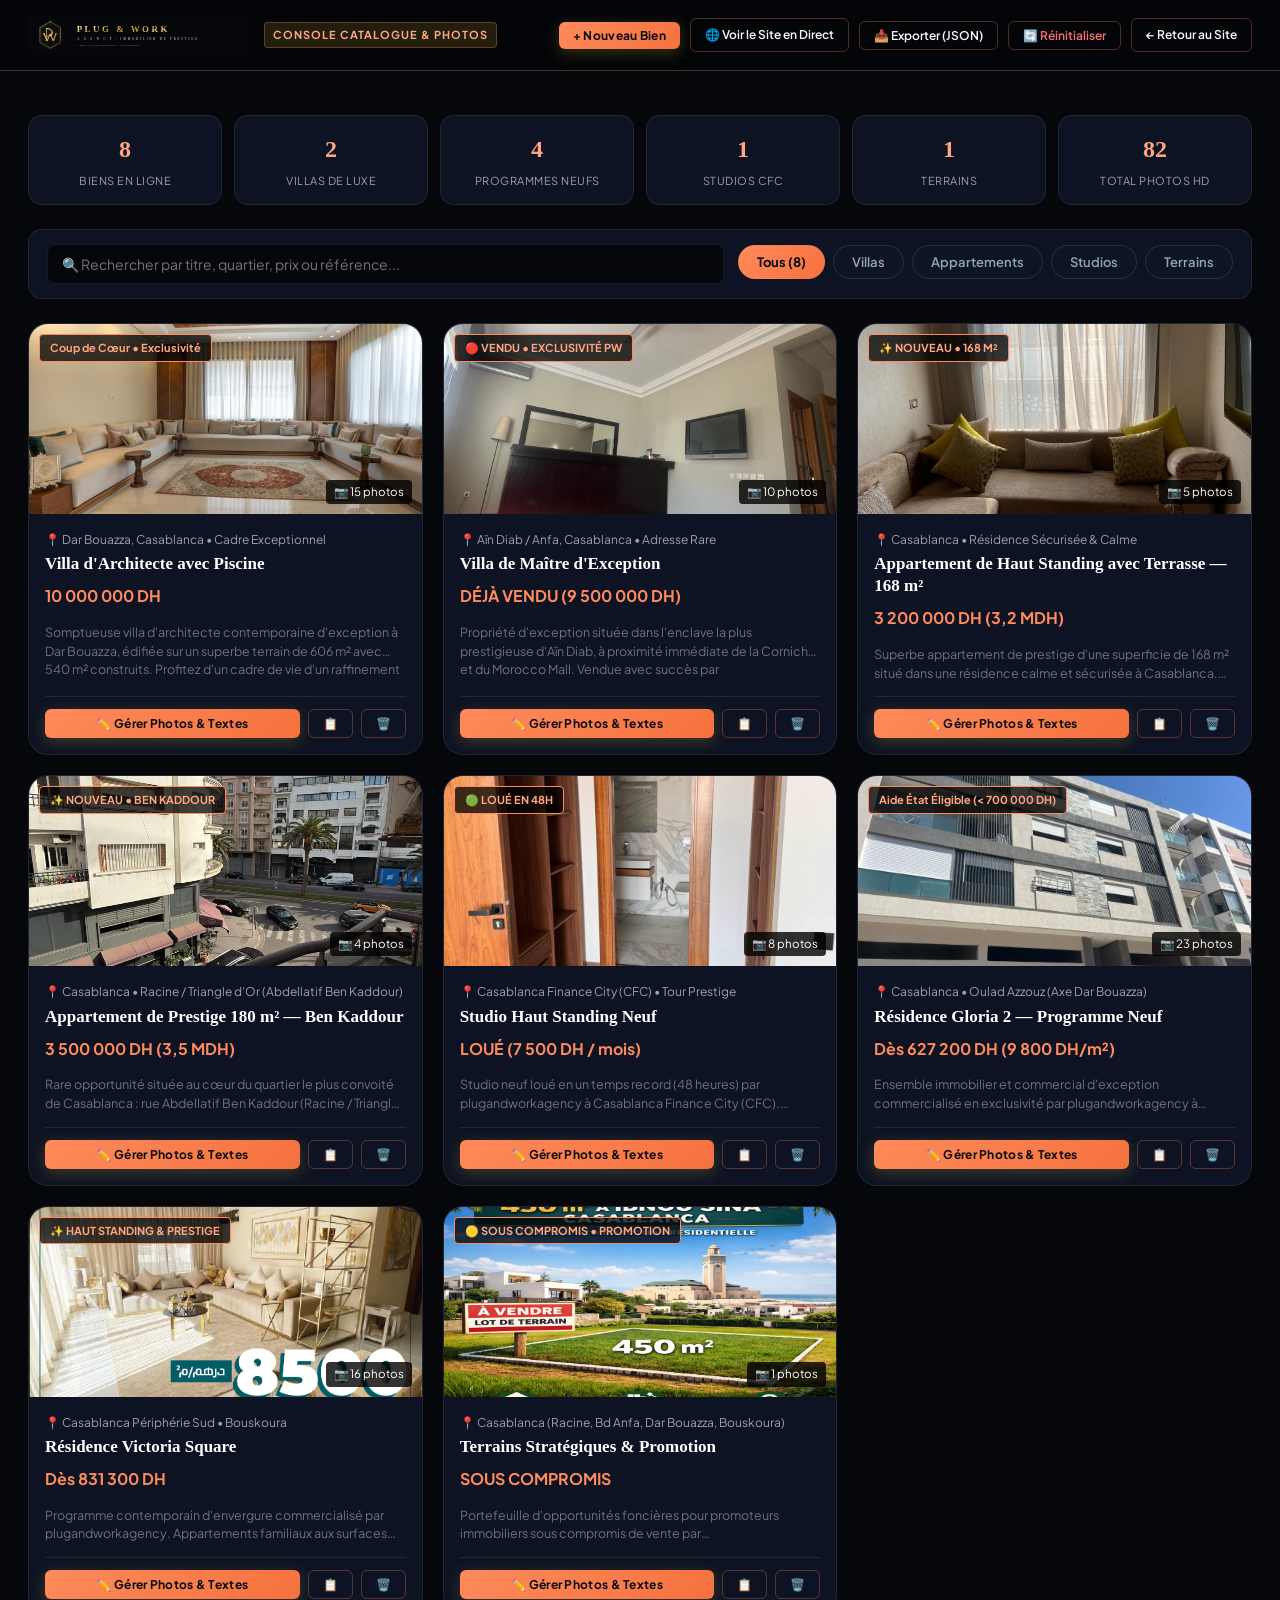
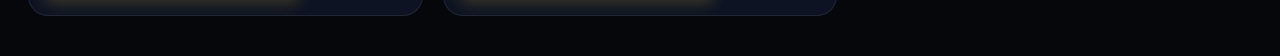
<file: admin.html>
<!DOCTYPE html>
<html lang="fr">
<head>
    <meta charset="UTF-8">
    <meta name="viewport" content="width=device-width, initial-scale=1.0, viewport-fit=cover">
    <title>Administration &amp; Gestion des Annonces | plugandworkagency</title>
    <meta name="robots" content="noindex, nofollow">
    <link rel="icon" type="image/svg+xml" href="assets/images/monogram_pw_icon.svg">
    <link rel="preconnect" href="https://fonts.googleapis.com">
    <link rel="preconnect" href="https://fonts.gstatic.com" crossorigin>
    <link href="https://fonts.googleapis.com/css2?family=Cinzel:wght@600;700;800&family=Plus+Jakarta+Sans:wght@300;400;500;600;700;800&display=swap" rel="stylesheet">
    <link rel="stylesheet" href="style.css">
    <style>
        :root {
            --admin-gold: #D4AF37;
            --admin-gold-light: #F7E6B5;
            --admin-dark: #070B14;
            --admin-card: #0D1322;
            --admin-border: rgba(212, 175, 55, 0.25);
        }
        body {
            background-color: var(--bg-dark);
            color: var(--text-primary);
            font-family: var(--font-body);
            padding-bottom: 40px;
        }
        .admin-header {
            background: #030508;
            border-bottom: 1px solid var(--border-gold);
            padding: 16px 0;
            position: sticky;
            top: 0;
            z-index: 100;
            backdrop-filter: blur(12px);
        }
        .admin-nav {
            display: flex;
            justify-content: space-between;
            align-items: center;
            flex-wrap: wrap;
            gap: 16px;
        }
        .admin-brand {
            display: flex;
            align-items: center;
            gap: 14px;
        }
        .admin-brand img {
            height: 38px;
        }
        .admin-tag {
            background: rgba(212, 175, 55, 0.15);
            border: 1px solid var(--border-gold);
            color: var(--gold-light);
            font-size: 11px;
            font-weight: 700;
            padding: 3px 8px;
            border-radius: 4px;
            text-transform: uppercase;
            letter-spacing: 1px;
        }
        .admin-actions-bar {
            display: flex;
            align-items: center;
            gap: 10px;
            flex-wrap: wrap;
        }
        .stats-banner {
            display: grid;
            grid-template-columns: repeat(auto-fit, minmax(140px, 1fr));
            gap: 12px;
            margin: 24px 0;
        }
        .stat-box {
            background: var(--admin-card);
            border: 1px solid var(--border-subtle);
            border-radius: var(--radius-md);
            padding: 14px;
            text-align: center;
        }
        .stat-box .num {
            font-size: 24px;
            font-weight: 700;
            color: var(--gold-light);
            font-family: var(--font-heading);
        }
        .stat-box .lbl {
            font-size: 11px;
            color: var(--text-secondary);
            text-transform: uppercase;
            letter-spacing: 0.5px;
            margin-top: 4px;
        }
        .toolbar {
            display: flex;
            justify-content: space-between;
            align-items: center;
            gap: 14px;
            margin-bottom: 24px;
            flex-wrap: wrap;
            background: var(--admin-card);
            padding: 14px 18px;
            border-radius: var(--radius-md);
            border: 1px solid var(--border-subtle);
        }
        .search-box {
            flex: 1;
            min-width: 250px;
            position: relative;
        }
        .search-box input {
            width: 100%;
            background: #05070B;
            border: 1px solid var(--border-subtle);
            color: #FFF;
            padding: 10px 14px;
            border-radius: 8px;
            font-size: 14px;
        }
        .admin-props-grid {
            display: grid;
            grid-template-columns: repeat(auto-fill, minmax(320px, 1fr));
            gap: 20px;
        }
        .admin-card-item {
            background: var(--admin-card);
            border: 1px solid var(--border-subtle);
            border-radius: var(--radius-lg);
            overflow: hidden;
            transition: var(--transition);
            display: flex;
            flex-direction: column;
        }
        .admin-card-item:hover {
            border-color: var(--border-gold);
            box-shadow: 0 10px 30px rgba(0,0,0,0.5);
        }
        .admin-card-cover {
            position: relative;
            height: 190px;
            background: #000;
        }
        .admin-card-cover img {
            width: 100%;
            height: 100%;
            object-fit: cover;
        }
        .admin-card-badge {
            position: absolute;
            top: 10px;
            left: 10px;
            padding: 4px 10px;
            border-radius: 4px;
            font-size: 11px;
            font-weight: 700;
            background: rgba(0,0,0,0.75);
            border: 1px solid var(--gold);
            color: var(--gold-light);
        }
        .admin-card-count {
            position: absolute;
            bottom: 10px;
            right: 10px;
            background: rgba(0,0,0,0.8);
            color: #FFF;
            font-size: 11.5px;
            padding: 3px 8px;
            border-radius: 4px;
        }
        .admin-card-body {
            padding: 16px;
            display: flex;
            flex-direction: column;
            flex: 1;
        }
        .admin-card-loc {
            font-size: 12px;
            color: var(--text-secondary);
            margin-bottom: 4px;
        }
        .admin-card-title {
            font-size: 17px;
            color: #FFF;
            font-family: var(--font-heading);
            margin-bottom: 8px;
            line-height: 1.3;
        }
        .admin-card-price {
            color: var(--gold);
            font-weight: 700;
            font-size: 16px;
            margin-bottom: 14px;
        }
        .admin-card-desc-preview {
            font-size: 12.5px;
            color: var(--text-muted);
            line-height: 1.5;
            margin-bottom: 14px;
            display: -webkit-box;
            -webkit-line-clamp: 2;
            -webkit-box-orient: vertical;
            overflow: hidden;
            flex: 1;
        }
        .admin-card-actions {
            display: flex;
            gap: 8px;
            padding-top: 12px;
            border-top: 1px solid var(--border-subtle);
        }
        
        /* Modal Editor */
        .editor-modal {
            position: fixed;
            inset: 0;
            background: rgba(0,0,0,0.88);
            backdrop-filter: blur(8px);
            z-index: 3000;
            display: none;
            align-items: center;
            justify-content: center;
            padding: 20px;
        }
        .editor-modal.active {
            display: flex;
        }
        .editor-dialog {
            background: #0A0F1D;
            border: 1px solid var(--border-gold);
            border-radius: var(--radius-lg);
            width: 100%;
            max-width: 950px;
            max-height: 92vh;
            display: flex;
            flex-direction: column;
            overflow: hidden;
            box-shadow: 0 25px 60px rgba(0,0,0,0.9);
        }
        .editor-header {
            padding: 18px 24px;
            background: #05070B;
            border-bottom: 1px solid var(--border-gold);
            display: flex;
            justify-content: space-between;
            align-items: center;
        }
        .editor-tabs {
            display: flex;
            gap: 10px;
            padding: 12px 24px;
            background: #080D18;
            border-bottom: 1px solid var(--border-subtle);
            overflow-x: auto;
        }
        .editor-tab-btn {
            background: transparent;
            border: 1px solid transparent;
            color: var(--text-secondary);
            padding: 8px 16px;
            border-radius: 6px;
            font-size: 13px;
            font-weight: 600;
            cursor: pointer;
            transition: var(--transition);
            white-space: nowrap;
        }
        .editor-tab-btn.active {
            background: var(--gold-gradient-btn);
            color: #070A0F;
            font-weight: 700;
        }
        .editor-body {
            padding: 24px;
            overflow-y: auto;
            flex: 1;
        }
        .editor-footer {
            padding: 16px 24px;
            background: #05070B;
            border-top: 1px solid var(--border-subtle);
            display: flex;
            justify-content: space-between;
            align-items: center;
        }
        
        /* Photos Grid inside editor */
        .photos-manager-grid {
            display: grid;
            grid-template-columns: repeat(auto-fill, minmax(180px, 1fr));
            gap: 16px;
            margin-top: 16px;
        }
        .photo-card {
            background: #05070B;
            border: 1px solid var(--border-subtle);
            border-radius: 8px;
            overflow: hidden;
            position: relative;
            transition: var(--transition);
        }
        .photo-card.is-cover {
            border-color: var(--gold);
            box-shadow: 0 0 15px rgba(212, 175, 55, 0.35);
        }
        .photo-card-img {
            height: 125px;
            width: 100%;
            object-fit: cover;
            display: block;
        }
        .cover-pill {
            position: absolute;
            top: 6px;
            left: 6px;
            background: var(--gold-gradient-btn);
            color: #070A0F;
            font-size: 10px;
            font-weight: 800;
            padding: 2px 6px;
            border-radius: 4px;
            text-transform: uppercase;
        }
        .photo-order-num {
            position: absolute;
            top: 6px;
            right: 6px;
            background: rgba(0,0,0,0.75);
            color: #FFF;
            font-size: 11px;
            padding: 2px 6px;
            border-radius: 4px;
        }
        .photo-card-actions {
            padding: 8px;
            display: flex;
            gap: 4px;
            justify-content: space-between;
            background: #0A0F1D;
        }
        .photo-btn {
            background: rgba(255,255,255,0.06);
            border: 1px solid var(--border-subtle);
            color: #E2E8F0;
            font-size: 11px;
            padding: 4px 6px;
            border-radius: 4px;
            cursor: pointer;
            transition: var(--transition);
        }
        .photo-btn:hover {
            background: var(--gold);
            color: #000;
        }
        .photo-btn-delete {
            color: #EF4444;
        }
        .photo-btn-delete:hover {
            background: #EF4444;
            color: #FFF;
            border-color: #EF4444;
        }

        /* Photo Upload Dropzone */
        .dropzone {
            border: 2px dashed var(--border-gold);
            background: rgba(212, 175, 55, 0.04);
            border-radius: 12px;
            padding: 24px;
            text-align: center;
            cursor: pointer;
            transition: var(--transition);
            margin-bottom: 20px;
        }
        .dropzone:hover {
            background: rgba(212, 175, 55, 0.08);
            border-color: var(--gold-light);
        }
        .dropzone-icon {
            font-size: 34px;
            margin-bottom: 8px;
        }

        /* Auth Screen */
        .auth-overlay {
            position: fixed;
            inset: 0;
            background: radial-gradient(circle at 50% 20%, rgba(212, 175, 55, 0.12) 0%, rgba(5, 7, 11, 1) 75%);
            z-index: 5000;
            display: flex;
            align-items: center;
            justify-content: center;
            padding: 20px;
        }
        .auth-card {
            background: #0E1522;
            border: 1px solid var(--border-gold);
            border-radius: var(--radius-lg);
            padding: 36px 30px;
            width: 100%;
            max-width: 400px;
            text-align: center;
            box-shadow: 0 25px 60px rgba(0,0,0,0.8), var(--shadow-glow);
        }
        .auth-pin-input {
            width: 100%;
            font-size: 24px;
            letter-spacing: 10px;
            text-align: center;
            padding: 12px;
            background: #070B14;
            border: 1px solid var(--border-gold);
            color: var(--gold-light);
            border-radius: 8px;
            margin: 20px 0;
            outline: none;
        }
    </style>
</head>
<body>

    <!-- MAIN ADMIN INTERFACE -->
    <header class="admin-header">
        <div class="container admin-nav">
            <div class="admin-brand">
                <a href="index.html" title="Retour au site public">
                    <img src="assets/images/logo_masterpiece_horizontal.svg" alt="plugandworkagency">
                </a>
                <span class="admin-tag">Console Catalogue &amp; Photos</span>
            </div>

            <div class="admin-actions-bar">
                <button class="btn btn-sm btn-gold" onclick="openNewPropertyEditor()">+ Nouveau Bien</button>
                <a href="index.html" target="_blank" class="btn btn-sm btn-outline">🌐 Voir le Site en Direct</a>
                <button class="btn btn-sm btn-outline" onclick="exportDatabaseJSON()">📥 Exporter (JSON)</button>
                <button class="btn btn-sm btn-outline" onclick="resetToFactoryDefault()" style="color: #F87171;" title="Réinitialiser le catalogue d'origine">🔄 Réinitialiser</button>
                <a href="index.html" class="btn btn-sm btn-outline">← Retour au Site</a>
            </div>
        </div>
    </header>

    <main class="container" style="padding-top: 20px;">
        <!-- STATS BAR -->
        <div class="stats-banner">
            <div class="stat-box">
                <div class="num" id="statTotal">0</div>
                <div class="lbl">Biens en Ligne</div>
            </div>
            <div class="stat-box">
                <div class="num" id="statVillas">0</div>
                <div class="lbl">Villas de Luxe</div>
            </div>
            <div class="stat-box">
                <div class="num" id="statApparts">0</div>
                <div class="lbl">Programmes Neufs</div>
            </div>
            <div class="stat-box">
                <div class="num" id="statStudios">0</div>
                <div class="lbl">Studios CFC</div>
            </div>
            <div class="stat-box">
                <div class="num" id="statTerrains">0</div>
                <div class="lbl">Terrains</div>
            </div>
            <div class="stat-box">
                <div class="num" id="statPhotos">0</div>
                <div class="lbl">Total Photos HD</div>
            </div>
        </div>

        <!-- TOOLBAR & FILTERS -->
        <div class="toolbar">
            <div class="search-box">
                <input type="text" id="adminSearch" placeholder="🔍 Rechercher par titre, quartier, prix ou référence..." oninput="handleSearch()">
            </div>
            <div class="touch-scroll" style="display: flex; gap: 8px;">
                <button class="filter-btn active" data-cat="all" onclick="filterAdminCategory('all')">Tous (<span id="catCountAll">0</span>)</button>
                <button class="filter-btn" data-cat="villa" onclick="filterAdminCategory('villa')">Villas</button>
                <button class="filter-btn" data-cat="appartement" onclick="filterAdminCategory('appartement')">Appartements</button>
                <button class="filter-btn" data-cat="studio" onclick="filterAdminCategory('studio')">Studios</button>
                <button class="filter-btn" data-cat="terrain" onclick="filterAdminCategory('terrain')">Terrains</button>
            </div>
        </div>

        <!-- PROPERTIES LIST GRID -->
        <div class="admin-props-grid" id="adminPropsGrid">
            <!-- Populated dynamically -->
        </div>
    </main>

    <!-- FULL PROPERTY & PHOTO EDITOR MODAL -->
    <div class="editor-modal" id="editorModal">
        <div class="editor-dialog">
            <div class="editor-header">
                <div>
                    <span class="admin-tag" id="editorBadgeType">MODIFIER LE BIEN</span>
                    <h3 id="editorModalTitle" style="color: #FFF; font-family: var(--font-heading); font-size: 19px; margin-top: 4px;">Édition de l'annonce</h3>
                </div>
                <button class="modal-close" style="position: static;" onclick="closeEditorModal()">&times;</button>
            </div>

            <div class="editor-tabs">
                <button class="editor-tab-btn active" id="tabBtnPhotos" onclick="switchEditorTab('photos')">📷 Photos &amp; Couverture (<span id="editorPhotosCount">0</span>)</button>
                <button class="editor-tab-btn" id="tabBtnDetails" onclick="switchEditorTab('details')">📝 Textes, Prix &amp; Caractéristiques</button>
                <button class="editor-tab-btn" id="tabBtnPreview" onclick="switchEditorTab('preview')">👁️ Aperçu Client</button>
            </div>

            <div class="editor-body">
                <!-- TAB 1: PHOTOS MANAGER -->
                <div id="panePhotos">
                    <div class="dropzone" onclick="document.getElementById('photoFileInput').click()">
                        <div class="dropzone-icon">🖼️</div>
                        <h4 style="color: var(--gold-light); font-size: 16px; margin-bottom: 4px;">Ajouter des Photos (Ordinateur / Smartphone)</h4>
                        <p style="color: var(--text-secondary); font-size: 13px;">Cliquez ici pour sélectionner vos photos ou glissez-les directement (JPG, PNG, WEBP).</p>
                        <input type="file" id="photoFileInput" multiple accept="image/*" style="display: none;" onchange="handleFileUpload(event)">
                    </div>

                    <div style="background: #05070B; border: 1px solid var(--border-subtle); border-radius: 8px; padding: 12px; margin-bottom: 18px; display: flex; gap: 8px; align-items: center;">
                        <input type="text" id="inputPhotoUrl" placeholder="Ou saisir une URL / chemin local (ex: assets/properties/mon_bien.jpg)..." style="flex: 1; background: transparent; border: none; color: #FFF; outline: none; font-size: 13px;">
                        <button class="btn btn-xs btn-gold" onclick="addPhotoByUrl()">+ Ajouter l'image</button>
                    </div>

                    <div style="display: flex; justify-content: space-between; align-items: center; margin-bottom: 10px;">
                        <span style="font-size: 12px; text-transform: uppercase; color: var(--gold-light); font-weight: 700; letter-spacing: 0.5px;">Galerie Active • La première photo est la couverture du site</span>
                        <span style="font-size: 12px; color: var(--text-muted);">Glissez ou utilisez les flèches pour changer l'ordre</span>
                    </div>

                    <div class="photos-manager-grid" id="photosManagerGrid">
                        <!-- Populated by JS -->
                    </div>
                </div>

                <!-- TAB 2: DETAILS & DESCRIPTION -->
                <div id="paneDetails" style="display: none;">
                    <div style="display: grid; grid-template-columns: repeat(auto-fit, minmax(240px, 1fr)); gap: 14px; margin-bottom: 14px;">
                        <div class="form-group">
                            <label>Identifiant Unique (ID)</label>
                            <input type="text" id="propId" placeholder="ex: dar_bouazza_villa">
                        </div>
                        <div class="form-group">
                            <label>Catégorie</label>
                            <select id="propCategory">
                                <option value="villa">Villa de Luxe</option>
                                <option value="appartement">Appartement Neuf Standing</option>
                                <option value="studio">Studio d'Investissement</option>
                                <option value="terrain">Terrain Stratégique</option>
                            </select>
                        </div>
                        <div class="form-group">
                            <label>Localisation / Secteur</label>
                            <input type="text" id="propLocation" placeholder="ex: Dar Bouazza, Aïn Diab, CFC, Tétouan...">
                        </div>
                    </div>

                    <div style="display: grid; grid-template-columns: 2fr 1fr; gap: 14px; margin-bottom: 14px;">
                        <div class="form-group">
                            <label>Titre de l'Annonce</label>
                            <input type="text" id="propTitle" placeholder="ex: Somptueuse Villa d'Architecte avec Piscine">
                        </div>
                        <div class="form-group">
                            <label>Badge d'Accroche</label>
                            <input type="text" id="propBadge" placeholder="ex: Coup de Cœur • Exclusivité">
                        </div>
                    </div>

                    <div class="form-group" style="margin-bottom: 14px;">
                        <label>Sous-Titre / Adresse Affichée</label>
                        <input type="text" id="propSubtitle" placeholder="ex: Dar Bouazza, Casablanca • Cadre Exceptionnel">
                    </div>

                    <div style="display: grid; grid-template-columns: repeat(auto-fit, minmax(180px, 1fr)); gap: 14px; margin-bottom: 14px;">
                        <div class="form-group">
                            <label>Prix Affiché</label>
                            <input type="text" id="propPriceDisplay" placeholder="ex: 10 000 000 DH">
                        </div>
                        <div class="form-group">
                            <label>Prix Numérique (pour filtres)</label>
                            <input type="number" id="propPriceNum" placeholder="ex: 10000000">
                        </div>
                        <div class="form-group">
                            <label>Surface Habitable</label>
                            <input type="text" id="propSurfaceHab" placeholder="ex: 540 m² construit">
                        </div>
                        <div class="form-group">
                            <label>Surface Terrain</label>
                            <input type="text" id="propSurfaceTerrain" placeholder="ex: 606 m² terrain">
                        </div>
                    </div>

                    <div style="display: grid; grid-template-columns: repeat(3, 1fr); gap: 14px; margin-bottom: 14px;">
                        <div class="form-group">
                            <label>Chambres</label>
                            <input type="text" id="propChambres" placeholder="ex: 5">
                        </div>
                        <div class="form-group">
                            <label>Salles de Bain</label>
                            <input type="text" id="propSdb" placeholder="ex: 5">
                        </div>
                        <div class="form-group">
                            <label>Stationnement / Garage</label>
                            <input type="text" id="propGarage" placeholder="ex: 3 Voitures">
                        </div>
                    </div>

                    <div class="form-group" style="margin-bottom: 14px;">
                        <label>Description Complète (Exclusive)</label>
                        <textarea id="propDescription" rows="5" placeholder="Décrivez en détail les atouts majeurs du bien..."></textarea>
                    </div>

                    <div class="form-group">
                        <label>Équipements &amp; Points Forts (séparés par des virgules)</label>
                        <input type="text" id="propFeatures" placeholder="ex: Piscine privée, Jardin sans vis-à-vis, Climatisation, Garage 3 voitures, Finitions marbre">
                    </div>
                </div>

                <!-- TAB 3: LIVE PREVIEW -->
                <div id="panePreview" style="display: none;">
                    <div style="max-width: 480px; margin: 0 auto;" id="previewCardContainer">
                        <!-- Populated by preview -->
                    </div>
                </div>
            </div>

            <div class="editor-footer">
                <button class="btn btn-outline" onclick="closeEditorModal()">Annuler</button>
                <div style="display: flex; gap: 10px;">
                    <button class="btn btn-gold" id="btnSaveProp" onclick="saveCurrentProperty()">💾 Enregistrer l'Annonce</button>
                </div>
            </div>
        </div>
    </div>

    <!-- CODE EXPORT & IMPORT MODAL -->
    <div class="editor-modal" id="exportModal">
        <div class="editor-dialog" style="max-width: 700px;">
            <div class="editor-header">
                <h3 style="color: #FFF; font-family: var(--font-heading);">Sauvegarde &amp; Export / Import des Annonces</h3>
                <button class="modal-close" style="position: static;" onclick="closeExportModal()">&times;</button>
            </div>
            <div class="editor-body">
                <p style="color: var(--text-secondary); font-size: 13.5px; margin-bottom: 12px;">
                    Vos modifications sont <strong>actives en direct</strong> sur le site. Vous pouvez télécharger le fichier <code>properties.json</code> pour conserver une sauvegarde sécurisée ou restaurer vos annonces :
                </p>
                <textarea id="exportTextarea" rows="10" style="width: 100%; background: #05070B; border: 1px solid var(--border-subtle); color: #86EFAC; font-family: monospace; font-size: 11.5px; padding: 12px; border-radius: 8px;"></textarea>
                
                <div style="margin-top: 15px; padding: 12px; background: rgba(255,255,255,0.03); border-radius: 8px; border: 1px dashed var(--border-subtle); display: flex; justify-content: space-between; align-items: center; flex-wrap: wrap; gap: 10px;">
                    <div>
                        <div style="font-weight: 600; color: #FFF; font-size: 13px;">📥 Importer une sauvegarde JSON</div>
                        <div style="font-size: 11px; color: var(--text-secondary);">Restaurez vos annonces depuis un fichier exporté</div>
                    </div>
                    <input type="file" id="importJsonFileInput" accept=".json" style="display: none;" onchange="handleImportJSONFile(event)">
                    <button class="btn btn-sm btn-outline" onclick="document.getElementById('importJsonFileInput').click()">Choisir fichier JSON</button>
                </div>
            </div>
            <div class="editor-footer" style="justify-content: space-between; flex-wrap: wrap; gap: 10px;">
                <button class="btn btn-outline" onclick="importFromTextarea()">📥 Charger depuis le texte</button>
                <div style="display: flex; gap: 10px;">
                    <button class="btn btn-outline" onclick="copyExportCode()">📋 Copier</button>
                    <button class="btn btn-gold" onclick="downloadJSONFile()">⬇️ Télécharger JSON</button>
                </div>
            </div>
        </div>
    </div>

    <div class="toast" id="adminToast">Action effectuée avec succès !</div>

    <!-- APP SCRIPT FOR DATABASE ACCESS -->
    <script src="app.js"></script>
    <script>
        // --- Admin State ---
        let activeProperties = [];
        let editingPropIndex = -1;
        let currentPropImages = [];

        // --- Data Loading & Persistence with IndexedDB High Capacity ---
        async function initAdmin() {
            try {
                if (window.loadFromPWDB) {
                    const idbProps = await window.loadFromPWDB();
                    if (Array.isArray(idbProps) && idbProps.length > 0) {
                        activeProperties = window.syncPropertiesWithDefaults ? window.syncPropertiesWithDefaults(idbProps) : idbProps;
                        window.PROPERTIES = activeProperties;
                        renderStats();
                        renderAdminGrid();
                        return;
                    }
                }
            } catch(e) {
                console.warn("IndexedDB load", e);
            }
            activeProperties = window.PROPERTIES || [];
            renderStats();
            renderAdminGrid();
        }

        async function persistProperties() {
            // 1. High capacity IndexedDB storage (handles hundreds of high-res photos without quota error)
            if (window.saveToPWDB) {
                await window.saveToPWDB(activeProperties);
            }

            // 2. LocalStorage sync attempt
            try {
                localStorage.setItem('pw_properties', JSON.stringify(activeProperties));
            } catch(e) {
                console.warn("LocalStorage quota reached (5MB limit). High-capacity IndexedDB is active.", e);
            }

            window.PROPERTIES = activeProperties;
            renderStats();
            renderAdminGrid();
        }

        async function resetToFactoryDefault() {
            if (confirm("Voulez-vous vraiment réinitialiser toutes les annonces au catalogue d'origine plugandworkagency ? Vos ajouts personnalisés seront remplacés.")) {
                localStorage.removeItem('pw_properties');
                if (window.saveToPWDB) {
                    await window.saveToPWDB(null);
                }
                activeProperties = JSON.parse(JSON.stringify(window.DEFAULT_PROPERTIES));
                await persistProperties();
                showToast("Catalogue réinitialisé avec succès !");
            }
        }

        // --- Stats & Grid Rendering ---
        function renderStats() {
            document.getElementById('statTotal').innerText = activeProperties.length;
            document.getElementById('statVillas').innerText = activeProperties.filter(p => p.category === 'villa').length;
            document.getElementById('statApparts').innerText = activeProperties.filter(p => p.category === 'appartement').length;
            document.getElementById('statStudios').innerText = activeProperties.filter(p => p.category === 'studio').length;
            document.getElementById('statTerrains').innerText = activeProperties.filter(p => p.category === 'terrain').length;
            
            let totalPhotos = 0;
            activeProperties.forEach(p => { totalPhotos += (p.images ? p.images.length : 0); });
            document.getElementById('statPhotos').innerText = totalPhotos;
            document.getElementById('catCountAll').innerText = activeProperties.length;
        }

        let currentCategoryFilter = 'all';
        function filterAdminCategory(cat) {
            currentCategoryFilter = cat;
            document.querySelectorAll('.filter-btn').forEach(b => {
                b.classList.toggle('active', b.getAttribute('data-cat') === cat);
            });
            renderAdminGrid();
        }

        function handleSearch() {
            renderAdminGrid();
        }

        function renderAdminGrid() {
            const grid = document.getElementById('adminPropsGrid');
            const searchVal = (document.getElementById('adminSearch')?.value || '').toLowerCase();

            const filtered = activeProperties.filter(p => {
                if (currentCategoryFilter !== 'all' && p.category !== currentCategoryFilter) return false;
                if (searchVal) {
                    const match = (p.title || '').toLowerCase().includes(searchVal) ||
                                  (p.subtitle || '').toLowerCase().includes(searchVal) ||
                                  (p.location || '').toLowerCase().includes(searchVal) ||
                                  (p.priceDisplay || '').toLowerCase().includes(searchVal);
                    if (!match) return false;
                }
                return true;
            });

            if (filtered.length === 0) {
                grid.innerHTML = `
                    <div style="grid-column: 1 / -1; text-align: center; padding: 40px; background: var(--admin-card); border-radius: 12px; border: 1px dashed var(--border-gold);">
                        <p style="color: var(--text-secondary); margin-bottom: 12px;">Aucun bien ne correspond à votre recherche.</p>
                        <button class="btn btn-sm btn-gold" onclick="openNewPropertyEditor()">+ Ajouter un bien maintenant</button>
                    </div>
                `;
                return;
            }

            grid.innerHTML = filtered.map((prop, index) => {
                const realIndex = activeProperties.findIndex(p => p.id === prop.id);
                const cover = resolveAsset(prop.images && prop.images.length > 0 ? prop.images[0] : '');
                const photoCount = prop.images ? prop.images.length : 0;

                return `
                    <div class="admin-card-item">
                        <div class="admin-card-cover">
                            <img src="${cover}" alt="${prop.title}" onerror="this.src='assets/images/logo_masterpiece_didot.png'">
                            <span class="admin-card-badge">${prop.badge || 'Exclusivité'}</span>
                            <span class="admin-card-count">📷 ${photoCount} photos</span>
                        </div>
                        <div class="admin-card-body">
                            <div class="admin-card-loc">📍 ${prop.subtitle || prop.location}</div>
                            <h3 class="admin-card-title">${prop.title}</h3>
                            <div class="admin-card-price">${prop.priceDisplay}</div>
                            <p class="admin-card-desc-preview">${prop.description || 'Aucune description'}</p>

                            <div class="admin-card-actions">
                                <button class="btn btn-sm btn-gold" style="flex: 1;" onclick="openEditPropertyModal(${realIndex})">
                                    ✏️ Gérer Photos &amp; Textes
                                </button>
                                <button class="btn btn-sm btn-outline" title="Dupliquer" onclick="duplicateProperty(${realIndex})">
                                    📋
                                </button>
                                <button class="btn btn-sm btn-outline" style="color: #EF4444;" title="Supprimer" onclick="deleteProperty(${realIndex})">
                                    🗑️
                                </button>
                            </div>
                        </div>
                    </div>
                `;
            }).join('');
        }

        // --- Property Editing & Photo Controller ---
        function openNewPropertyEditor() {
            editingPropIndex = -1;
            currentPropImages = [];

            document.getElementById('editorBadgeType').innerText = "NOUVEAU BIEN";
            document.getElementById('editorModalTitle').innerText = "Créer une Nouvelle Annonce";
            
            const propIdInput = document.getElementById('propId');
            propIdInput.value = "bien_" + Date.now();
            propIdInput.readOnly = false;
            propIdInput.style.opacity = '1';
            propIdInput.style.cursor = 'text';
            document.getElementById('propCategory').value = "villa";
            document.getElementById('propLocation').value = "Casablanca";
            document.getElementById('propTitle').value = "";
            document.getElementById('propSubtitle').value = "Casablanca • Quartier Prestige";
            document.getElementById('propBadge').value = "✨ NOUVEAUTÉ • EXCLUSIVITÉ";
            document.getElementById('propPriceDisplay').value = "";
            document.getElementById('propPriceNum').value = "";
            document.getElementById('propSurfaceHab').value = "";
            document.getElementById('propSurfaceTerrain').value = "";
            document.getElementById('propChambres').value = "3";
            document.getElementById('propSdb').value = "2";
            document.getElementById('propGarage').value = "1 Place titrée";
            document.getElementById('propDescription').value = "";
            document.getElementById('propFeatures').value = "Finitions de prestige, Emplacement recherché, Titre foncier disponible";

            switchEditorTab('photos');
            renderPhotosManager();
            document.getElementById('editorModal').classList.add('active');
        }

        function openEditPropertyModal(index) {
            editingPropIndex = index;
            const prop = activeProperties[index];
            if (!prop) return;

            currentPropImages = Array.isArray(prop.images) ? [...prop.images] : [];

            document.getElementById('editorBadgeType').innerText = "MODIFICATION ANNONCE";
            document.getElementById('editorModalTitle').innerText = prop.title;

            const propIdInput = document.getElementById('propId');
            propIdInput.value = prop.id || '';
            propIdInput.readOnly = true;
            propIdInput.style.opacity = '0.6';
            propIdInput.style.cursor = 'not-allowed';
            document.getElementById('propCategory').value = prop.category || 'villa';
            document.getElementById('propLocation').value = prop.location || '';
            document.getElementById('propTitle').value = prop.title || '';
            document.getElementById('propSubtitle').value = prop.subtitle || '';
            document.getElementById('propBadge').value = prop.badge || '';
            document.getElementById('propPriceDisplay').value = prop.priceDisplay || '';
            document.getElementById('propPriceNum').value = prop.price || '';
            document.getElementById('propSurfaceHab').value = prop.surfaceHabitable || '';
            document.getElementById('propSurfaceTerrain').value = prop.surfaceTerrain || '';
            document.getElementById('propChambres').value = prop.chambres || '';
            document.getElementById('propSdb').value = prop.sdb || '';
            document.getElementById('propGarage').value = prop.garage || '';
            document.getElementById('propDescription').value = prop.description || '';
            document.getElementById('propFeatures').value = Array.isArray(prop.features) ? prop.features.join(', ') : (prop.features || '');

            switchEditorTab('photos');
            renderPhotosManager();
            document.getElementById('editorModal').classList.add('active');
        }

        function closeEditorModal() {
            document.getElementById('editorModal').classList.remove('active');
        }

        function switchEditorTab(tab) {
            document.getElementById('panePhotos').style.display = tab === 'photos' ? 'block' : 'none';
            document.getElementById('paneDetails').style.display = tab === 'details' ? 'block' : 'none';
            document.getElementById('panePreview').style.display = tab === 'preview' ? 'block' : 'none';

            document.getElementById('tabBtnPhotos').classList.toggle('active', tab === 'photos');
            document.getElementById('tabBtnDetails').classList.toggle('active', tab === 'details');
            document.getElementById('tabBtnPreview').classList.toggle('active', tab === 'preview');

            if (tab === 'preview') {
                renderLivePreviewCard();
            }
        }

        // --- Photos Manager Actions ---
        function renderPhotosManager() {
            const grid = document.getElementById('photosManagerGrid');
            document.getElementById('editorPhotosCount').innerText = currentPropImages.length;

            if (currentPropImages.length === 0) {
                grid.innerHTML = `
                    <div style="grid-column: 1 / -1; text-align: center; padding: 24px; color: var(--text-muted); font-size: 13px;">
                        Aucune photo pour l'instant. Utilisez la zone ci-dessus pour ajouter vos photos.
                    </div>
                `;
                return;
            }

            grid.innerHTML = currentPropImages.map((imgUrl, idx) => {
                const isCover = idx === 0;
                const resolved = resolveAsset(imgUrl);
                return `
                    <div class="photo-card ${isCover ? 'is-cover' : ''}">
                        <img src="${resolved}" class="photo-card-img" alt="Photo ${idx+1}" onerror="this.src='assets/images/logo_masterpiece_didot.png'">
                        ${isCover ? '<span class="cover-pill">Couverture ★</span>' : ''}
                        <span class="photo-order-num">#${idx+1}</span>
                        <div class="photo-card-actions">
                            ${!isCover ? `<button class="photo-btn" onclick="makePhotoCover(${idx})" title="Définir comme photo principale">★ Couverture</button>` : '<span style="font-size:10px; color:var(--gold); padding:4px;">Principale</span>'}
                            ${idx > 0 ? `<button class="photo-btn" onclick="movePhoto(${idx}, -1)" title="Reculer">◀</button>` : ''}
                            ${idx < currentPropImages.length - 1 ? `<button class="photo-btn" onclick="movePhoto(${idx}, 1)" title="Avancer">▶</button>` : ''}
                            <button class="photo-btn photo-btn-delete" onclick="deletePhoto(${idx})" title="Supprimer">✕</button>
                        </div>
                    </div>
                `;
            }).join('');
        }

        function makePhotoCover(index) {
            if (index <= 0 || index >= currentPropImages.length) return;
            const chosen = currentPropImages.splice(index, 1)[0];
            currentPropImages.unshift(chosen);
            renderPhotosManager();
            showToast("Photo définie en couverture avec succès !");
        }

        function movePhoto(index, delta) {
            const newIndex = index + delta;
            if (newIndex < 0 || newIndex >= currentPropImages.length) return;
            const temp = currentPropImages[index];
            currentPropImages[index] = currentPropImages[newIndex];
            currentPropImages[newIndex] = temp;
            renderPhotosManager();
        }

        function deletePhoto(index) {
            if (confirm("Supprimer cette photo de l'annonce ?")) {
                currentPropImages.splice(index, 1);
                renderPhotosManager();
            }
        }

        function addPhotoByUrl() {
            const input = document.getElementById('inputPhotoUrl');
            const url = input.value.trim();
            if (!url) return;
            currentPropImages.push(url);
            input.value = '';
            renderPhotosManager();
            showToast("Photo ajoutée !");
        }

        function compressImage(file, maxWidth = 1600, quality = 0.85) {
            return new Promise((resolve) => {
                if (!file.type.startsWith('image/')) {
                    resolve(null);
                    return;
                }
                const reader = new FileReader();
                reader.onload = (e) => {
                    const img = new Image();
                    img.onload = () => {
                        let width = img.width;
                        let height = img.height;
                        if (width > maxWidth || height > maxWidth) {
                            if (width > height) {
                                height = Math.round((height * maxWidth) / width);
                                width = maxWidth;
                            } else {
                                width = Math.round((width * maxWidth) / height);
                                height = maxWidth;
                            }
                        }
                        const canvas = document.createElement('canvas');
                        canvas.width = width;
                        canvas.height = height;
                        const ctx = canvas.getContext('2d');
                        ctx.drawImage(img, 0, 0, width, height);
                        resolve(canvas.toDataURL('image/jpeg', quality));
                    };
                    img.onerror = () => resolve(e.target.result);
                    img.src = e.target.result;
                };
                reader.onerror = () => resolve(null);
                reader.readAsDataURL(file);
            });
        }

        async function handleFileUpload(event) {
            const files = Array.from(event.target.files || []);
            if (files.length === 0) return;

            showToast("Optimisation et ajout des photos...");
            let added = 0;
            for (const file of files) {
                const dataUrl = await compressImage(file);
                if (dataUrl) {
                    currentPropImages.push(dataUrl);
                    added++;
                }
            }
            renderPhotosManager();
            showToast(`✨ ${added} photo${added > 1 ? 's' : ''} ajoutée${added > 1 ? 's' : ''} et optimisée${added > 1 ? 's' : ''} !`);
            event.target.value = '';
        }

        function compressBase64(dataUrl, maxWidth = 1280, quality = 0.75) {
            return new Promise((resolve) => {
                if (!dataUrl || typeof dataUrl !== 'string' || !dataUrl.startsWith('data:image')) {
                    return resolve(dataUrl);
                }
                if (dataUrl.length < 150000) return resolve(dataUrl);

                const img = new Image();
                img.onload = () => {
                    let width = img.width;
                    let height = img.height;
                    if (width > maxWidth || height > maxWidth) {
                        if (width > height) {
                            height = Math.round((height * maxWidth) / width);
                            width = maxWidth;
                        } else {
                            width = Math.round((width * maxWidth) / height);
                            height = maxWidth;
                        }
                    }
                    const canvas = document.createElement('canvas');
                    canvas.width = width;
                    canvas.height = height;
                    const ctx = canvas.getContext('2d');
                    ctx.drawImage(img, 0, 0, width, height);
                    resolve(canvas.toDataURL('image/jpeg', quality));
                };
                img.onerror = () => resolve(dataUrl);
                img.src = dataUrl;
            });
        }

        // --- Save Property ---
        async function saveCurrentProperty() {
            const id = document.getElementById('propId').value.trim() || ("bien_" + Date.now());
            const title = document.getElementById('propTitle').value.trim();
            const priceDisplay = document.getElementById('propPriceDisplay').value.trim();

            if (!title) {
                alert("Veuillez renseigner le titre de l'annonce.");
                switchEditorTab('details');
                document.getElementById('propTitle').focus();
                return;
            }

            const saveBtn = document.getElementById('btnSaveProp');
            if (saveBtn) {
                saveBtn.disabled = true;
                saveBtn.innerText = "⏳ Enregistrement des photos...";
            }

            // Automatically optimize any heavy photos in memory
            const optimizedImages = [];
            for (const img of currentPropImages) {
                if (img && typeof img === 'string' && img.startsWith('data:image')) {
                    const c = await compressBase64(img, 1280, 0.75);
                    optimizedImages.push(c);
                } else {
                    optimizedImages.push(img);
                }
            }
            currentPropImages = optimizedImages;

            const featuresRaw = document.getElementById('propFeatures').value;
            const features = featuresRaw.split(',').map(f => f.trim()).filter(f => f.length > 0);

            const propObj = {
                id: id,
                category: document.getElementById('propCategory').value,
                title: title,
                subtitle: document.getElementById('propSubtitle').value.trim(),
                location: document.getElementById('propLocation').value.trim(),
                badge: document.getElementById('propBadge').value.trim() || 'Exclusivité',
                price: parseFloat(document.getElementById('propPriceNum').value) || 0,
                priceDisplay: priceDisplay || 'Sur demande',
                surfaceHabitable: document.getElementById('propSurfaceHab').value.trim() || '-',
                surfaceTerrain: document.getElementById('propSurfaceTerrain').value.trim() || '-',
                chambres: document.getElementById('propChambres').value.trim() || '-',
                sdb: document.getElementById('propSdb').value.trim() || '-',
                garage: document.getElementById('propGarage').value.trim() || '-',
                description: document.getElementById('propDescription').value.trim(),
                features: features.length > 0 ? features : ["Finitions nobles", "Visite sur rendez-vous"],
                images: currentPropImages.length > 0 ? currentPropImages : ["assets/images/logo_masterpiece_didot.png"]
            };

            if (editingPropIndex >= 0) {
                activeProperties[editingPropIndex] = propObj;
                showToast("✨ Annonce mise à jour avec succès !");
            } else {
                activeProperties.unshift(propObj);
                showToast("✨ Nouvelle annonce créée avec succès !");
            }

            await persistProperties();
            closeEditorModal();

            if (saveBtn) {
                saveBtn.disabled = false;
                saveBtn.innerText = "💾 Enregistrer l'Annonce";
            }
        }

        function duplicateProperty(index) {
            const source = activeProperties[index];
            if (!source) return;
            const copy = JSON.parse(JSON.stringify(source));
            copy.id = source.id + "_copie_" + Math.floor(Math.random() * 1000);
            copy.title = source.title + " (Copie)";
            activeProperties.splice(index + 1, 0, copy);
            persistProperties();
            showToast("Annonce dupliquée avec succès !");
        }

        function deleteProperty(index) {
            const prop = activeProperties[index];
            if (confirm(`Êtes-vous certain de vouloir supprimer l'annonce "${prop.title}" ?`)) {
                activeProperties.splice(index, 1);
                persistProperties();
                showToast("Annonce supprimée.");
            }
        }

        // --- Preview Mode ---
        function renderLivePreviewCard() {
            const container = document.getElementById('previewCardContainer');
            const title = document.getElementById('propTitle').value || 'Titre de votre annonce';
            const subtitle = document.getElementById('propSubtitle').value || 'Quartier, Casablanca';
            const price = document.getElementById('propPriceDisplay').value || '10 000 000 DH';
            const badge = document.getElementById('propBadge').value || 'Exclusivité';
            const cover = currentPropImages.length > 0 ? resolveAsset(currentPropImages[0]) : 'assets/images/logo_masterpiece_didot.png';

            container.innerHTML = `
                <div class="property-card" style="box-shadow: 0 15px 35px rgba(0,0,0,0.6);">
                    <div class="prop-media">
                        <img src="${cover}" class="prop-img" alt="Preview">
                        <span class="prop-badge-top">${badge}</span>
                        <span class="prop-photos-count">📷 ${currentPropImages.length} photos</span>
                    </div>
                    <div class="prop-content">
                        <div class="prop-location">📍 ${subtitle}</div>
                        <h3 class="prop-title">${title}</h3>
                        <div class="prop-features">
                            <span class="prop-feature">📐 ${document.getElementById('propSurfaceHab').value || '540 m²'}</span>
                            <span class="prop-feature">🛏️ ${document.getElementById('propChambres').value || '5'} Ch.</span>
                            <span class="prop-feature">🚿 ${document.getElementById('propSdb').value || '5'} SDB</span>
                        </div>
                        <div class="prop-footer">
                            <div>
                                <div class="prop-price-label">Prix Demandé</div>
                                <div class="prop-price">${price}</div>
                            </div>
                            <button class="btn btn-sm btn-outline">Détails</button>
                        </div>
                    </div>
                </div>
            `;
        }

        // --- Export Feature ---
        function exportDatabaseJSON() {
            const jsonStr = JSON.stringify(activeProperties, null, 2);
            document.getElementById('exportTextarea').value = jsonStr;
            document.getElementById('exportModal').classList.add('active');
        }

        function closeExportModal() {
            document.getElementById('exportModal').classList.remove('active');
        }

        function copyExportCode() {
            const txt = document.getElementById('exportTextarea').value;
            navigator.clipboard.writeText(txt).then(() => {
                showToast("Code copié dans le presse-papier !");
            });
        }

        function downloadJSONFile() {
            const dataStr = "data:text/json;charset=utf-8," + encodeURIComponent(JSON.stringify(activeProperties, null, 2));
            const downloadAnchor = document.createElement('a');
            downloadAnchor.setAttribute("href", dataStr);
            downloadAnchor.setAttribute("download", "properties_plug_and_work.json");
            document.body.appendChild(downloadAnchor);
            downloadAnchor.click();
            downloadAnchor.remove();
        }

        function handleImportJSONFile(event) {
            const file = event.target.files[0];
            if (!file) return;
            const reader = new FileReader();
            reader.onload = (e) => {
                try {
                    const parsed = JSON.parse(e.target.result);
                    if (Array.isArray(parsed) && parsed.length > 0) {
                        activeProperties = parsed;
                        persistProperties();
                        closeExportModal();
                        showToast(`✨ ${parsed.length} annonces importées avec succès !`);
                    } else {
                        alert("Le fichier JSON ne contient pas une liste valide d'annonces.");
                    }
                } catch(err) {
                    alert("Erreur lors de la lecture du fichier JSON : " + err.message);
                }
            };
            reader.readAsText(file);
            event.target.value = '';
        }

        function importFromTextarea() {
            const val = document.getElementById('exportTextarea').value.trim();
            if (!val) return;
            try {
                const parsed = JSON.parse(val);
                if (Array.isArray(parsed) && parsed.length > 0) {
                    activeProperties = parsed;
                    persistProperties();
                    closeExportModal();
                    showToast(`✨ ${parsed.length} annonces chargées avec succès !`);
                } else {
                    alert("Le texte collé n'est pas une liste valide d'annonces.");
                }
            } catch(err) {
                alert("Erreur de syntaxe JSON : " + err.message);
            }
        }

        // --- Toast ---
        function showToast(msg) {
            const toast = document.getElementById('adminToast');
            if (!toast) return;
            toast.innerText = msg;
            toast.classList.add('show');
            setTimeout(() => {
                toast.classList.remove('show');
            }, 3500);
        }

        // Run init on load
        document.addEventListener('DOMContentLoaded', initAdmin);
    </script>
</body>
</html>
</file>
<file: style.css>
/* ============================================================
   PLUG AND WORK AGENCY — LUXURY STYLESHEET
   Immobilier de Prestige & Commercialisation Casablanca
   Design Language: Midnight Black, Electric Blue Glow & Cantaloupe Orange
   ============================================================ */

:root {
    --bg-dark: #05070A;           /* Midnight Black */
    --bg-surface: #090D15;
    --bg-card: rgba(255, 255, 255, 0.03); /* Glassmorphism */
    --bg-card-hover: rgba(255, 255, 255, 0.06);
    --bg-card-light: #0E1624;
    
    --electric-blue: #0066FF;      /* Electric Blue Primary Glow */
    --electric-blue-glow: rgba(0, 102, 255, 0.35);
    
    --cantaloupe: #FF8A5B;        /* Cantaloupe Orange Surgical Accent */
    --cantaloupe-light: #FFA680;
    --cantaloupe-glow: rgba(255, 138, 91, 0.35);

    --gold: #FF8A5B;
    --gold-light: #FFA680;
    --gold-champagne: #FFF5F0;
    --gold-dark: #D46235;
    --gold-bronze: #B34922;
    --gold-gradient: linear-gradient(135deg, #FFF5F0 0%, #FFA680 30%, #FF8A5B 70%, #D46235 100%);
    --gold-gradient-btn: linear-gradient(135deg, #FF8A5B 0%, #F5723E 100%);
    
    --emerald: #10B981;           /* WhatsApp Green Unchanged */
    --emerald-dark: #059669;
    --emerald-gradient: linear-gradient(135deg, #34D399 0%, #10B981 50%, #059669 100%);
    
    --text-white: #FFFFFF;
    --text-primary: #F8FAFC;
    --text-secondary: #94A3B8;
    --text-muted: #64748B;
    
    --border-gold: rgba(255, 138, 91, 0.3);
    --border-subtle: rgba(255, 255, 255, 0.08);
    --border-card: rgba(255, 255, 255, 0.10);
    --border-hover: rgba(0, 102, 255, 0.50);
    
    --shadow-card: 0 16px 40px -10px rgba(0, 0, 0, 0.8);
    --shadow-gold: 0 8px 30px rgba(255, 138, 91, 0.25);
    --shadow-glow: 0 0 35px -5px rgba(0, 102, 255, 0.3);
    
    --radius-sm: 8px;
    --radius-md: 14px;
    --radius-lg: 20px;
    --radius-full: 9999px;
    
    --font-heading: 'Instrument Serif', 'Playfair Display', Georgia, serif;
    --font-body: 'Plus Jakarta Sans', -apple-system, BlinkMacSystemFont, 'Segoe UI', Roboto, sans-serif;
    --transition: all 0.3s cubic-bezier(0.16, 1, 0.3, 1);
}

/* ================= RESET & BASE ================= */
* {
    margin: 0;
    padding: 0;
    box-sizing: border-box;
}

html {
    scroll-behavior: smooth;
}

body {
    background-color: var(--bg-dark);
    color: var(--text-primary);
    font-family: var(--font-body);
    font-size: 15px;
    line-height: 1.6;
    overflow-x: hidden;
    -webkit-font-smoothing: antialiased;
    padding-bottom: 75px; /* Offset for sticky mobile bottom dock */
}

@media (min-width: 769px) {
    body {
        padding-bottom: 0;
    }
}

a {
    color: inherit;
    text-decoration: none;
    transition: var(--transition);
}

img {
    max-width: 100%;
    height: auto;
    display: block;
}

button, input, select, textarea {
    font-family: inherit;
    font-size: inherit;
}

.container {
    width: 100%;
    max-width: 1280px;
    margin: 0 auto;
    padding: 0 20px;
}

@media (min-width: 768px) {
    .container {
        padding: 0 28px;
    }
}

/* Helper utilities */
.touch-scroll {
    display: flex;
    overflow-x: auto;
    -webkit-overflow-scrolling: touch;
    scrollbar-width: none;
    gap: 8px;
    padding-bottom: 4px;
}
.touch-scroll::-webkit-scrollbar {
    display: none;
}

.desktop-only {
    display: inline-block;
}
@media (max-width: 768px) {
    .desktop-only {
        display: none !important;
    }
}

/* ============================================================
   TOP BAR (TICKER)
   ============================================================ */
.top-bar {
    background: #030508;
    border-bottom: 1px solid var(--border-subtle);
    font-size: 12px;
    color: var(--text-secondary);
    padding: 7px 0;
}

.top-bar-content {
    display: flex;
    justify-content: space-between;
    align-items: center;
    flex-wrap: wrap;
    gap: 8px;
}

.top-info {
    display: flex;
    align-items: center;
    gap: 8px;
    flex-wrap: wrap;
}

.top-info strong {
    color: var(--text-white);
}

.top-info em {
    color: var(--gold-light);
    font-style: italic;
}

.separator {
    color: var(--text-muted);
}

.top-contact {
    display: flex;
    align-items: center;
    gap: 14px;
}

.top-phone {
    color: var(--text-white);
    font-weight: 600;
}
.top-phone:hover {
    color: var(--gold);
}

.top-wa {
    color: #34D399;
    font-weight: 600;
}
.top-wa:hover {
    color: #6EE7B7;
}

/* ============================================================
   HEADER & NAVBAR
   ============================================================ */
.header {
    background: rgba(5, 7, 11, 0.94);
    backdrop-filter: blur(20px);
    -webkit-backdrop-filter: blur(20px);
    border-bottom: 1px solid var(--border-gold);
    position: sticky;
    top: 0;
    z-index: 100;
    transition: var(--transition);
}

.nav-container {
    display: flex;
    justify-content: space-between;
    align-items: center;
    height: 76px;
}

.brand-logo {
    display: flex;
    align-items: center;
}

.logo-horizontal {
    height: 48px;
    width: auto;
    max-width: 280px;
    object-fit: contain;
    filter: drop-shadow(0 2px 10px rgba(212, 175, 55, 0.15));
    transition: var(--transition);
}

@media (max-width: 768px) {
    .nav-container {
        height: 64px;
    }
    .logo-horizontal {
        height: 38px;
        max-width: 230px;
    }
}

.nav-menu {
    display: flex;
    align-items: center;
    gap: 26px;
}

.nav-link {
    font-size: 13.5px;
    font-weight: 500;
    color: var(--text-secondary);
    padding: 6px 0;
    position: relative;
    letter-spacing: 0.3px;
}

.nav-link:hover, .nav-link.active {
    color: var(--text-white);
}

.nav-link.active::after {
    content: '';
    position: absolute;
    bottom: -4px;
    left: 0;
    width: 100%;
    height: 2px;
    background: var(--gold);
    border-radius: 2px;
}

.nav-link.highlight-nav {
    color: var(--gold-light);
    font-weight: 600;
}

.nav-actions {
    display: flex;
    align-items: center;
    gap: 12px;
}

/* Buttons */
.btn {
    display: inline-flex;
    align-items: center;
    justify-content: center;
    gap: 8px;
    padding: 10px 20px;
    border-radius: var(--radius-sm);
    font-weight: 600;
    font-size: 13.5px;
    cursor: pointer;
    border: none;
    transition: var(--transition);
    text-align: center;
}

.btn-gold {
    background: var(--gold-gradient-btn);
    color: #070A0F;
    box-shadow: 0 4px 15px rgba(212, 175, 55, 0.25);
    font-weight: 700;
    letter-spacing: 0.3px;
}

.btn-gold:hover {
    filter: brightness(1.15);
    transform: translateY(-1px);
    box-shadow: 0 6px 20px rgba(212, 175, 55, 0.35);
}

.btn-outline {
    background: transparent;
    color: var(--text-primary);
    border: 1px solid var(--border-gold);
}

.btn-outline:hover {
    background: rgba(212, 175, 55, 0.1);
    color: var(--gold-light);
    border-color: var(--gold);
}

.btn-outline-wa {
    background: rgba(16, 185, 129, 0.1);
    color: #34D399;
    border: 1px solid rgba(16, 185, 129, 0.3);
}

.btn-outline-wa:hover {
    background: rgba(16, 185, 129, 0.2);
    color: #6EE7B7;
    border-color: #10B981;
}

.btn-sm {
    padding: 6px 14px;
    font-size: 12px;
    border-radius: 6px;
}

.btn-xs {
    padding: 4px 10px;
    font-size: 11px;
    border-radius: 4px;
}

.btn-block {
    width: 100%;
}

.btn-call {
    display: flex;
    align-items: center;
    gap: 8px;
    background: rgba(255, 255, 255, 0.05);
    border: 1px solid var(--border-subtle);
    padding: 8px 16px;
    border-radius: var(--radius-sm);
    color: var(--text-white);
    font-size: 13px;
    font-weight: 600;
}

.btn-call:hover {
    border-color: var(--gold);
    color: var(--gold);
    background: rgba(212, 175, 55, 0.08);
}

/* Mobile Toggle Hamburger */
.mobile-toggle {
    display: none;
    flex-direction: column;
    justify-content: space-around;
    width: 40px;
    height: 40px;
    background: rgba(212, 175, 55, 0.08);
    border: 1px solid var(--border-gold);
    border-radius: 8px;
    cursor: pointer;
    padding: 9px;
    z-index: 101;
    transition: var(--transition);
}

.mobile-toggle .bar {
    width: 100%;
    height: 2px;
    background: var(--gold);
    border-radius: 2px;
    transition: var(--transition);
}

@media (max-width: 992px) {
    .nav-menu {
        display: none;
    }
    .mobile-toggle {
        display: flex;
    }
}

/* ============================================================
   FULL-SCREEN MOBILE DRAWER MENU
   ============================================================ */
.mobile-drawer {
    position: fixed;
    top: 0;
    right: -100%;
    width: 100%;
    max-width: 360px;
    height: 100%;
    background: rgba(5, 7, 11, 0.98);
    backdrop-filter: blur(25px);
    -webkit-backdrop-filter: blur(25px);
    border-left: 1px solid var(--border-gold);
    z-index: 1000;
    transition: right 0.35s cubic-bezier(0.16, 1, 0.3, 1);
    display: flex;
    flex-direction: column;
    padding: 24px;
    overflow-y: auto;
}

.mobile-drawer.open {
    right: 0;
}

.drawer-backdrop {
    position: fixed;
    inset: 0;
    background: rgba(0, 0, 0, 0.7);
    backdrop-filter: blur(4px);
    z-index: 999;
    opacity: 0;
    pointer-events: none;
    transition: opacity 0.3s ease;
}

.drawer-backdrop.active {
    opacity: 1;
    pointer-events: auto;
}

.drawer-header {
    display: flex;
    justify-content: space-between;
    align-items: center;
    padding-bottom: 20px;
    border-bottom: 1px solid var(--border-subtle);
    margin-bottom: 24px;
}

.drawer-logo {
    height: 34px;
    width: auto;
}

.drawer-close {
    background: rgba(255, 255, 255, 0.08);
    border: 1px solid var(--border-subtle);
    color: #FFF;
    width: 36px;
    height: 36px;
    border-radius: 50%;
    font-size: 22px;
    cursor: pointer;
    display: flex;
    align-items: center;
    justify-content: center;
}

.drawer-nav {
    display: flex;
    flex-direction: column;
    gap: 14px;
    margin-bottom: 30px;
}

.drawer-link {
    font-size: 15px;
    font-weight: 600;
    color: var(--text-primary);
    padding: 12px 16px;
    border-radius: 10px;
    background: rgba(255, 255, 255, 0.03);
    border: 1px solid transparent;
    display: flex;
    align-items: center;
    gap: 12px;
}

.drawer-link:hover, .drawer-link.active {
    background: rgba(212, 175, 55, 0.1);
    border-color: var(--border-gold);
    color: var(--gold-light);
}

.drawer-link.highlight-gold {
    background: var(--gold-gradient-btn);
    color: #070A0F !important;
    font-weight: 700;
}

.drawer-contact-card {
    margin-top: auto;
    background: #0B1019;
    border: 1px solid var(--border-gold);
    border-radius: 12px;
    padding: 16px;
    text-align: center;
}

.drawer-contact-title {
    font-size: 12px;
    text-transform: uppercase;
    color: var(--gold);
    font-weight: 700;
    letter-spacing: 1px;
    margin-bottom: 12px;
}

.drawer-contact-btns {
    display: flex;
    flex-direction: column;
    gap: 8px;
    margin-bottom: 12px;
}

.btn-call-mobile {
    background: #141C2B;
    color: #FFF;
    border: 1px solid var(--border-subtle);
    padding: 9px;
    border-radius: 8px;
    font-size: 13px;
    font-weight: 600;
}

.btn-wa-mobile {
    background: var(--emerald-gradient);
    color: #FFF;
    padding: 9px;
    border-radius: 8px;
    font-size: 13px;
    font-weight: 600;
}

.drawer-address {
    font-size: 10.5px;
    color: var(--text-muted);
}

/* ============================================================
   STICKY MOBILE BOTTOM DOCK (Fixe sur mobile)
   ============================================================ */
.mobile-bottom-dock {
    display: none;
    position: fixed;
    bottom: 0;
    left: 0;
    right: 0;
    z-index: 990;
    background: rgba(5, 7, 11, 0.95);
    backdrop-filter: blur(20px);
    -webkit-backdrop-filter: blur(20px);
    border-top: 1px solid var(--border-gold);
    box-shadow: 0 -10px 25px rgba(0, 0, 0, 0.6);
    padding: 8px 12px calc(8px + env(safe-area-inset-bottom, 0px));
    justify-content: space-around;
    align-items: center;
}

@media (max-width: 768px) {
    .mobile-bottom-dock {
        display: flex;
    }
}

.dock-item {
    display: flex;
    flex-direction: column;
    align-items: center;
    justify-content: center;
    min-height: 48px;
    min-width: 48px;
    gap: 3px;
    color: var(--text-secondary);
    font-size: 10.5px;
    font-weight: 600;
    padding: 6px 10px;
    border-radius: 8px;
    transition: var(--transition);
}

.dock-icon {
    font-size: 18px;
}

.dock-item:hover, .dock-item:active {
    color: var(--gold-light);
    transform: translateY(-2px);
}

.dock-item-wa .dock-icon {
    filter: drop-shadow(0 0 6px rgba(16, 185, 129, 0.6));
}

.dock-item-gold {
    color: var(--gold-light);
}

/* ============================================================
   HERO SECTION
   ============================================================ */
.hero {
    position: relative;
    padding: 70px 0 60px;
    background: radial-gradient(circle at 50% 20%, rgba(212, 175, 55, 0.12) 0%, rgba(5, 7, 11, 1) 70%);
    overflow: hidden;
    text-align: center;
}

@media (min-width: 768px) {
    .hero {
        padding: 90px 0 80px;
    }
}

.hero-overlay {
    position: absolute;
    inset: 0;
    background: url("data:image/svg+xml,%3Csvg width='60' height='60' viewBox='0 0 60 60' xmlns='http://www.w3.org/2000/svg'%3E%3Cg fill='%23d4af37' fill-opacity='0.03' fill-rule='evenodd'%3E%3Cpath d='M36 34v-4h-2v4h-4v2h4v4h2v-4h4v-2h-4zm0-30V0h-2v4h-4v2h4v4h2V6h4V4h-4zM6 34v-4H4v4H0v2h4v4h2v-4h4v-2H6zM6 4V0H4v4H0v2h4v4h2V6h4V4H6z'/%3E%3C/g%3E%3C/svg%3E");
    pointer-events: none;
}

.hero-badge {
    display: inline-flex;
    align-items: center;
    gap: 8px;
    padding: 6px 16px;
    border-radius: var(--radius-full);
    background: rgba(212, 175, 55, 0.1);
    border: 1px solid var(--border-gold);
    color: var(--gold-light);
    font-size: 11px;
    font-weight: 700;
    letter-spacing: 1.5px;
    text-transform: uppercase;
    margin-bottom: 20px;
}

.pulse-dot {
    width: 7px;
    height: 7px;
    border-radius: 50%;
    background: var(--gold);
    box-shadow: 0 0 10px var(--gold);
    animation: pulse 2s infinite;
}

@keyframes pulse {
    0% { transform: scale(0.95); opacity: 0.8; }
    50% { transform: scale(1.3); opacity: 1; }
    100% { transform: scale(0.95); opacity: 0.8; }
}

.hero-title {
    font-family: var(--font-heading);
    font-size: 30px;
    line-height: 1.25;
    font-weight: 700;
    color: var(--text-white);
    max-width: 900px;
    margin: 0 auto 16px;
    letter-spacing: 0.5px;
}

@media (min-width: 768px) {
    .hero-title {
        font-size: 46px;
        letter-spacing: 1px;
    }
}

.hero-slogan {
    font-size: 15px;
    color: var(--text-secondary);
    max-width: 680px;
    margin: 0 auto 36px;
    font-weight: 300;
    line-height: 1.6;
}

/* Search Widget */
.search-widget {
    background: rgba(14, 21, 34, 0.85);
    border: 1px solid var(--border-gold);
    border-radius: var(--radius-lg);
    padding: 18px;
    box-shadow: var(--shadow-card), var(--shadow-glow);
    max-width: 980px;
    margin: 0 auto 40px;
    backdrop-filter: blur(16px);
    -webkit-backdrop-filter: blur(16px);
}

.search-tabs {
    margin-bottom: 16px;
    border-bottom: 1px solid var(--border-subtle);
    padding-bottom: 12px;
}

.search-tab {
    background: transparent;
    border: 1px solid transparent;
    color: var(--text-secondary);
    padding: 8px 16px;
    font-size: 13px;
    font-weight: 600;
    border-radius: var(--radius-full);
    cursor: pointer;
    transition: var(--transition);
    white-space: nowrap;
    flex-shrink: 0;
}

.search-tab:hover {
    color: var(--text-white);
    background: rgba(255, 255, 255, 0.05);
}

.search-tab.active {
    background: var(--gold-gradient-btn);
    color: #070A0F;
    font-weight: 700;
}

.search-form {
    display: grid;
    grid-template-columns: repeat(3, 1fr) auto;
    gap: 14px;
    align-items: flex-end;
}

@media (max-width: 900px) {
    .search-form {
        grid-template-columns: 1fr;
    }
}

.form-group {
    display: flex;
    flex-direction: column;
    text-align: left;
    gap: 6px;
}

.form-group label {
    font-size: 11.5px;
    font-weight: 600;
    color: var(--gold-light);
    letter-spacing: 0.5px;
    text-transform: uppercase;
}

.form-group select, .form-group input, .form-group textarea {
    background: #070B14;
    border: 1px solid var(--border-subtle);
    color: var(--text-primary);
    font-size: 15px;
    padding: 11px 14px;
    border-radius: 8px;
    outline: none;
    transition: var(--transition);
    width: 100%;
}

@media (max-width: 768px) {
    .form-group select, .form-group input, .form-group textarea {
        font-size: 16px; /* Empêche le zoom automatique forcé sur iOS Safari à 375px */
    }
}

.form-group select:focus, .form-group input:focus, .form-group textarea:focus {
    border-color: var(--gold);
    box-shadow: 0 0 12px rgba(212, 175, 55, 0.2);
}

.btn-search {
    background: var(--gold-gradient-btn);
    color: #070A0F;
    font-weight: 700;
    height: 44px;
    padding: 0 24px;
    border-radius: 8px;
    box-shadow: 0 4px 15px rgba(212, 175, 55, 0.3);
}

/* Hero Stats Bar */
.hero-stats {
    display: grid;
    grid-template-columns: repeat(2, 1fr);
    gap: 12px;
    max-width: 900px;
    margin: 0 auto;
}

@media (min-width: 768px) {
    .hero-stats {
        grid-template-columns: repeat(4, 1fr);
        gap: 16px;
    }
}

.stat-card {
    background: rgba(14, 21, 34, 0.6);
    border: 1px solid var(--border-card);
    border-radius: 12px;
    padding: 16px;
    text-align: center;
    backdrop-filter: blur(8px);
}

.stat-number {
    font-family: var(--font-heading);
    font-size: 24px;
    font-weight: 700;
    background: var(--gold-gradient);
    -webkit-background-clip: text;
    -webkit-text-fill-color: transparent;
    margin-bottom: 4px;
}

.stat-label {
    font-size: 11.5px;
    color: var(--text-secondary);
}

/* ============================================================
   SECTIONS & TITLES
   ============================================================ */
.section {
    padding: 60px 0;
}

@media (min-width: 768px) {
    .section {
        padding: 85px 0;
    }
}

.section-header {
    margin-bottom: 40px;
}

.section-header.text-center {
    text-align: center;
}

.section-tag {
    display: inline-block;
    color: var(--gold);
    font-size: 11px;
    font-weight: 700;
    letter-spacing: 2px;
    text-transform: uppercase;
    margin-bottom: 8px;
}

.section-title {
    font-family: var(--font-heading);
    font-size: 26px;
    font-weight: 700;
    color: var(--text-white);
    margin-bottom: 12px;
    line-height: 1.3;
}

@media (min-width: 768px) {
    .section-title {
        font-size: 36px;
    }
}

.section-desc {
    color: var(--text-secondary);
    font-size: 14.5px;
    max-width: 650px;
    line-height: 1.6;
}

.section-header.text-center .section-desc {
    margin: 0 auto;
}

/* ============================================================
   PROPERTIES GRID
   ============================================================ */
.property-filters {
    margin-bottom: 30px;
    justify-content: flex-start;
}

@media (min-width: 768px) {
    .property-filters {
        justify-content: center;
    }
}

.filter-btn {
    background: #0E1522;
    border: 1px solid var(--border-card);
    color: var(--text-secondary);
    padding: 8px 18px;
    border-radius: var(--radius-full);
    font-size: 13px;
    font-weight: 600;
    cursor: pointer;
    transition: var(--transition);
    white-space: nowrap;
    flex-shrink: 0;
}

.filter-btn:hover {
    color: var(--text-white);
    border-color: var(--gold);
}

.filter-btn.active {
    background: var(--gold-gradient-btn);
    color: #070A0F;
    font-weight: 700;
    border-color: transparent;
}

.properties-grid {
    display: grid;
    grid-template-columns: 1fr;
    gap: 24px;
}

@media (min-width: 640px) {
    .properties-grid {
        grid-template-columns: repeat(2, 1fr);
    }
}

@media (min-width: 1024px) {
    .properties-grid {
        grid-template-columns: repeat(3, 1fr);
    }
}

.property-card {
    background: rgba(255, 255, 255, 0.03);
    backdrop-filter: blur(16px);
    -webkit-backdrop-filter: blur(16px);
    border: 1px solid rgba(255, 255, 255, 0.10);
    border-radius: 24px;
    overflow: hidden;
    transition: all 0.4s cubic-bezier(0.16, 1, 0.3, 1);
    display: flex;
    flex-direction: column;
}

.property-card:hover {
    transform: translateY(-6px);
    border-color: rgba(0, 102, 255, 0.60);
    box-shadow: 0 20px 40px -10px rgba(0, 0, 0, 0.8), 0 0 35px rgba(0, 102, 255, 0.25);
}

.prop-media {
    position: relative;
    aspect-ratio: 4 / 3;
    overflow: hidden;
    background: #000;
    cursor: pointer;
}

.prop-img {
    width: 100%;
    height: 100%;
    object-fit: cover;
    transition: transform 0.6s cubic-bezier(0.16, 1, 0.3, 1);
}

.property-card:hover .prop-img,
.prop-media:hover .prop-img {
    transform: scale(1.06);
}

.prop-badge-top {
    position: absolute;
    top: 14px;
    left: 14px;
    background: #FF8A5B;
    color: #05070A;
    font-size: 11px;
    font-weight: 800;
    padding: 5px 12px;
    border-radius: 9999px;
    text-transform: uppercase;
    letter-spacing: 0.5px;
    box-shadow: 0 4px 15px rgba(0, 0, 0, 0.5);
    z-index: 10;
}

.prop-badge-top.badge-sold {
    background: #EF4444;
    color: #FFF;
}

.prop-badge-top.badge-rented {
    background: #10B981;
    color: #FFF;
}

.prop-badge-top.badge-pending {
    background: #F59E0B;
    color: #000;
}

.prop-photos-count {
    position: absolute;
    bottom: 14px;
    right: 14px;
    background: rgba(5, 7, 10, 0.75);
    border: 1px solid rgba(255, 255, 255, 0.15);
    color: #FFF;
    font-size: 11.5px;
    font-weight: 600;
    padding: 4px 10px;
    border-radius: 9999px;
    backdrop-filter: blur(8px);
    z-index: 10;
}

.prop-content {
    padding: 22px;
    display: flex;
    flex-direction: column;
    flex: 1;
}

.prop-location {
    font-size: 12px;
    color: var(--text-secondary);
    margin-bottom: 6px;
    display: flex;
    align-items: center;
    gap: 4px;
}

.prop-title {
    font-family: 'Instrument Serif', 'Playfair Display', Georgia, serif;
    font-size: 22px;
    font-weight: 500;
    color: var(--text-white);
    margin-bottom: 12px;
    line-height: 1.3;
    transition: color 0.2s ease;
    cursor: pointer;
}

.prop-title:hover {
    color: #FF8A5B;
}

.prop-features {
    display: flex;
    flex-wrap: wrap;
    gap: 8px;
    margin-bottom: 18px;
}

.prop-feature {
    background: rgba(255, 255, 255, 0.04);
    border: 1px solid rgba(255, 255, 255, 0.08);
    padding: 4px 10px;
    border-radius: 8px;
    font-size: 11.5px;
    color: var(--text-secondary);
}

.prop-footer {
    margin-top: auto;
    padding-top: 16px;
    border-top: 1px solid rgba(255, 255, 255, 0.08);
    display: flex;
    justify-content: space-between;
    align-items: center;
}

.prop-price-label {
    font-size: 10px;
    text-transform: uppercase;
    letter-spacing: 0.5px;
    color: var(--text-muted);
}

.prop-price {
    font-family: 'Plus Jakarta Sans', sans-serif;
    font-size: 19px;
    font-weight: 800;
    color: #FF8A5B;
}

.prop-actions {
    display: flex;
    gap: 8px;
}

/* ============================================================
   PROGRAMMES NEUFS
   ============================================================ */
.programs-showcase {
    display: grid;
    grid-template-columns: 1fr;
    gap: 28px;
}

@media (min-width: 900px) {
    .programs-showcase {
        grid-template-columns: repeat(2, 1fr);
    }
}

.program-card {
    background: var(--bg-card);
    border: 1px solid var(--border-card);
    border-radius: var(--radius-md);
    overflow: hidden;
    display: flex;
    flex-direction: column;
}

.program-media {
    position: relative;
    height: 240px;
    background: #000;
}

.program-media img {
    width: 100%;
    height: 100%;
    object-fit: cover;
}

.program-tag {
    position: absolute;
    top: 14px;
    left: 14px;
    background: var(--gold-gradient-btn);
    color: #070A0F;
    font-size: 10.5px;
    font-weight: 700;
    padding: 4px 10px;
    border-radius: 6px;
    text-transform: uppercase;
}

.program-content {
    padding: 24px;
    display: flex;
    flex-direction: column;
    flex: 1;
}

.program-loc {
    font-size: 12px;
    color: var(--gold);
    font-weight: 600;
    margin-bottom: 6px;
}

.program-name {
    font-family: var(--font-heading);
    font-size: 22px;
    color: var(--text-white);
    margin-bottom: 12px;
}

.program-desc {
    color: var(--text-secondary);
    font-size: 13.5px;
    line-height: 1.6;
    margin-bottom: 18px;
}

.program-highlights {
    background: #0B1019;
    border: 1px solid var(--border-subtle);
    border-radius: 8px;
    padding: 12px;
    margin-bottom: 20px;
    display: flex;
    flex-direction: column;
    gap: 6px;
    font-size: 12.5px;
}

.program-actions {
    margin-top: auto;
    display: flex;
    gap: 10px;
    flex-wrap: wrap;
}

/* ============================================================
   SIMULATEUR DE CRÉDIT
   ============================================================ */
.simulator-wrapper {
    background: var(--bg-card);
    border: 1px solid var(--border-gold);
    border-radius: var(--radius-lg);
    padding: 24px;
    display: grid;
    grid-template-columns: 1fr;
    gap: 28px;
}

@media (min-width: 900px) {
    .simulator-wrapper {
        grid-template-columns: 1.3fr 1fr;
        padding: 36px;
    }
}

.sim-controls {
    display: flex;
    flex-direction: column;
    gap: 20px;
}

.sim-group {
    display: flex;
    flex-direction: column;
    gap: 8px;
}

.sim-label-row {
    display: flex;
    justify-content: space-between;
    font-size: 13px;
    font-weight: 600;
}

.sim-val {
    color: var(--gold);
    font-family: var(--font-heading);
    font-size: 15px;
}

input[type=range] {
    -webkit-appearance: none;
    width: 100%;
    height: 8px;
    background: #070B14;
    border-radius: 4px;
    outline: none;
}

input[type=range]::-webkit-slider-thumb {
    -webkit-appearance: none;
    width: 22px;
    height: 22px;
    border-radius: 50%;
    background: var(--gold-gradient-btn);
    cursor: pointer;
    box-shadow: 0 0 10px rgba(212, 175, 55, 0.5);
    border: 2px solid #070A0F;
}

.sim-result-card {
    background: #070B14;
    border: 1px solid var(--border-gold);
    border-radius: var(--radius-md);
    padding: 24px;
    display: flex;
    flex-direction: column;
    justify-content: space-between;
}

.sim-result-header {
    text-align: center;
    padding-bottom: 20px;
    border-bottom: 1px solid var(--border-subtle);
    margin-bottom: 20px;
}

.sim-badge {
    font-size: 10.5px;
    color: var(--gold);
    font-weight: 700;
    letter-spacing: 1.5px;
    text-transform: uppercase;
}

.sim-price-big {
    font-family: var(--font-heading);
    font-size: 32px;
    color: var(--text-white);
    font-weight: 700;
    margin-top: 6px;
}

.per-month {
    font-size: 14px;
    color: var(--text-secondary);
    font-weight: normal;
}

.sim-breakdown {
    display: flex;
    flex-direction: column;
    gap: 12px;
    margin-bottom: 20px;
    font-size: 13px;
}

.breakdown-item {
    display: flex;
    justify-content: space-between;
    color: var(--text-secondary);
}

.breakdown-item strong {
    color: var(--text-white);
}

.sim-note {
    font-size: 11px;
    color: var(--text-muted);
    margin-bottom: 14px;
    line-height: 1.5;
}

/* ============================================================
   SERVICES GRID
   ============================================================ */
.services-grid {
    display: grid;
    grid-template-columns: 1fr;
    gap: 20px;
}

@media (min-width: 640px) {
    .services-grid {
        grid-template-columns: repeat(2, 1fr);
    }
}

@media (min-width: 1024px) {
    .services-grid {
        grid-template-columns: repeat(3, 1fr);
    }
}

.service-box {
    background: var(--bg-card);
    border: 1px solid var(--border-card);
    border-radius: var(--radius-md);
    padding: 24px;
    transition: var(--transition);
}

.service-box:hover {
    border-color: var(--gold);
    transform: translateY(-3px);
}

.service-icon {
    font-size: 30px;
    margin-bottom: 14px;
}

.service-box h3 {
    font-family: var(--font-heading);
    font-size: 18px;
    color: var(--text-white);
    margin-bottom: 10px;
}

.service-box p {
    color: var(--text-secondary);
    font-size: 13.5px;
    line-height: 1.6;
}

/* ============================================================
   INSTAGRAM STUDIO
   ============================================================ */
.insta-tabs {
    margin-bottom: 24px;
    justify-content: center;
}

.insta-tab {
    background: #0E1522;
    border: 1px solid var(--border-card);
    color: var(--text-secondary);
    padding: 8px 18px;
    border-radius: var(--radius-full);
    font-size: 13px;
    font-weight: 600;
    cursor: pointer;
    white-space: nowrap;
    flex-shrink: 0;
}

.insta-tab.active {
    background: var(--gold-gradient-btn);
    color: #070A0F;
    font-weight: 700;
}

.insta-tab-pane {
    display: none;
}
.insta-tab-pane.active {
    display: block;
}

.insta-grid {
    display: grid;
    grid-template-columns: 1fr;
    gap: 20px;
}

@media (min-width: 640px) {
    .insta-grid {
        grid-template-columns: repeat(2, 1fr);
    }
}

@media (min-width: 1024px) {
    .insta-grid {
        grid-template-columns: repeat(4, 1fr);
    }
}

.insta-card {
    background: var(--bg-card);
    border: 1px solid var(--border-card);
    border-radius: var(--radius-md);
    overflow: hidden;
}

.insta-card-img {
    position: relative;
    aspect-ratio: 1 / 1;
    background: #000;
}

.insta-card-img img {
    width: 100%;
    height: 100%;
    object-fit: cover;
}

.format-badge {
    position: absolute;
    top: 10px;
    left: 10px;
    background: rgba(0, 0, 0, 0.7);
    color: var(--gold);
    font-size: 10px;
    font-weight: 700;
    padding: 3px 8px;
    border-radius: 4px;
}

.insta-card-body {
    padding: 16px;
}

.insta-card-body h4 {
    font-size: 14.5px;
    color: var(--text-white);
    margin-bottom: 6px;
}

.insta-card-body p {
    font-size: 12px;
    color: var(--text-secondary);
    margin-bottom: 12px;
}

.insta-card-actions {
    display: flex;
    flex-direction: column;
    gap: 6px;
}

.generator-container {
    display: grid;
    grid-template-columns: 1fr;
    gap: 28px;
    background: var(--bg-card);
    border: 1px solid var(--border-gold);
    border-radius: var(--radius-lg);
    padding: 24px;
}

@media (min-width: 900px) {
    .generator-container {
        grid-template-columns: 1fr 1fr;
    }
}

.canvas-wrapper {
    background: #000;
    border-radius: 12px;
    overflow: hidden;
    max-width: 100%;
    display: flex;
    justify-content: center;
}

.canvas-wrapper canvas {
    max-width: 100%;
    height: auto;
    display: block;
}

/* ============================================================
   ESTIMATION & SELLER FORM
   ============================================================ */
.estimation-card {
    background: radial-gradient(circle at 10% 50%, rgba(212, 175, 55, 0.1) 0%, rgba(14, 21, 34, 1) 70%);
    border: 1px solid var(--border-gold);
    border-radius: var(--radius-lg);
    padding: 28px;
    display: grid;
    grid-template-columns: 1fr;
    gap: 28px;
}

@media (min-width: 900px) {
    .estimation-card {
        grid-template-columns: 1fr 1.2fr;
        padding: 40px;
    }
}

.estimation-left h2 {
    font-family: var(--font-heading);
    font-size: 26px;
    color: var(--text-white);
    margin: 8px 0 14px;
}

.est-perks {
    display: flex;
    flex-direction: column;
    gap: 10px;
    margin-top: 24px;
    font-size: 13.5px;
}

.perk span {
    color: var(--gold);
    font-weight: bold;
}

.est-form {
    display: flex;
    flex-direction: column;
    gap: 14px;
}

.form-row {
    display: grid;
    grid-template-columns: 1fr;
    gap: 14px;
}

@media (min-width: 600px) {
    .form-row {
        grid-template-columns: 1fr 1fr;
    }
}

/* ============================================================
   TESTIMONIALS
   ============================================================ */
.testimonials-grid {
    display: grid;
    grid-template-columns: 1fr;
    gap: 20px;
}

@media (min-width: 768px) {
    .testimonials-grid {
        grid-template-columns: repeat(2, 1fr);
    }
}

.testi-card {
    background: var(--bg-card);
    border: 1px solid var(--border-card);
    border-radius: var(--radius-md);
    padding: 24px;
}

.testi-stars {
    color: var(--gold);
    font-size: 16px;
    margin-bottom: 12px;
}

.testi-text {
    font-size: 13.5px;
    color: var(--text-secondary);
    line-height: 1.6;
    margin-bottom: 16px;
    font-style: italic;
}

.testi-author strong {
    display: block;
    color: var(--text-white);
    font-size: 14px;
}

.testi-author span {
    font-size: 11.5px;
    color: var(--text-muted);
}

/* ============================================================
   CONTACT
   ============================================================ */
.contact-box {
    display: grid;
    grid-template-columns: 1fr;
    gap: 28px;
    background: var(--bg-card);
    border: 1px solid var(--border-card);
    border-radius: var(--radius-lg);
    padding: 24px;
}

@media (min-width: 900px) {
    .contact-box {
        grid-template-columns: 1.2fr 1fr;
        padding: 40px;
    }
}

.contact-details {
    display: flex;
    flex-direction: column;
    gap: 16px;
    margin-top: 24px;
}

.cd-item {
    display: flex;
    gap: 14px;
    align-items: flex-start;
    font-size: 13px;
}

.cd-icon {
    font-size: 20px;
}

.cd-item strong {
    display: block;
    color: var(--text-white);
    font-size: 13.5px;
    margin-bottom: 2px;
}

.quick-call-card {
    background: #070B14;
    border: 1px solid var(--border-gold);
    border-radius: var(--radius-md);
    padding: 24px;
    text-align: center;
    display: flex;
    flex-direction: column;
    gap: 14px;
}

.avatar-agency {
    width: 80px;
    height: 80px;
    margin: 0 auto;
    border-radius: 50%;
    border: 2px solid var(--gold);
    overflow: hidden;
    padding: 4px;
    background: #000;
}

.avatar-img-circle {
    width: 100%;
    height: 100%;
    object-fit: cover;
    border-radius: 50%;
}

.btn-call-big {
    background: #141C2B;
    color: #FFF;
    border: 1px solid var(--border-gold);
    padding: 12px;
    border-radius: 8px;
    font-weight: 700;
}

.btn-wa-big {
    background: var(--emerald-gradient);
    color: #FFF;
    padding: 12px;
    border-radius: 8px;
    font-weight: 700;
}

.security-guarantee {
    font-size: 11px;
    color: var(--text-muted);
}

/* ============================================================
   FOOTER
   ============================================================ */
.footer {
    background: #030508;
    border-top: 1px solid var(--border-gold);
    padding: 50px 0 20px;
}

.footer-content {
    display: grid;
    grid-template-columns: 1fr;
    gap: 30px;
    margin-bottom: 40px;
}

@media (min-width: 640px) {
    .footer-content {
        grid-template-columns: repeat(2, 1fr);
    }
}

@media (min-width: 1024px) {
    .footer-content {
        grid-template-columns: 1.5fr 1fr 1fr 1.2fr;
    }
}

.logo-footer {
    height: 42px;
    width: auto;
    margin-bottom: 14px;
}

.foot-about {
    font-size: 12.5px;
    color: var(--text-muted);
    line-height: 1.6;
    margin-bottom: 16px;
}

.foot-socials {
    display: flex;
    gap: 12px;
    font-size: 12px;
    color: var(--gold);
}

.footer-col h4 {
    font-family: var(--font-heading);
    font-size: 15px;
    color: var(--text-white);
    margin-bottom: 14px;
    letter-spacing: 0.5px;
}

.foot-links {
    list-style: none;
    display: flex;
    flex-direction: column;
    gap: 8px;
    font-size: 13px;
    color: var(--text-secondary);
}

.foot-links a:hover {
    color: var(--gold-light);
}

.foot-legal {
    font-size: 12px;
    color: var(--text-muted);
    line-height: 1.7;
}

.footer-bottom {
    border-top: 1px solid var(--border-subtle);
    padding-top: 20px;
    font-size: 11.5px;
    color: var(--text-muted);
}

.foot-bottom-inner {
    display: flex;
    justify-content: space-between;
    flex-wrap: wrap;
    gap: 10px;
}

/* ============================================================
   SEO FAQ ACCORDION SECTION
   ============================================================ */
.section-faq {
    background: radial-gradient(circle at 50% 10%, rgba(212, 175, 55, 0.05) 0%, rgba(5, 7, 11, 1) 70%);
    padding: 70px 0;
}

.faq-accordion {
    max-width: 900px;
    margin: 0 auto;
    display: flex;
    flex-direction: column;
    gap: 14px;
}

.faq-item {
    background: #0E1522;
    border: 1px solid var(--border-gold);
    border-radius: var(--radius-md);
    overflow: hidden;
    transition: var(--transition);
}

.faq-item:hover {
    border-color: rgba(212, 175, 55, 0.5);
    box-shadow: 0 4px 20px rgba(0, 0, 0, 0.4);
}

.faq-question {
    padding: 18px 22px;
    cursor: pointer;
    list-style: none;
    display: flex;
    justify-content: space-between;
    align-items: center;
    gap: 16px;
    font-size: 15.5px;
    font-weight: 600;
    color: var(--text-white);
    font-family: var(--font-heading);
    user-select: none;
}

.faq-question::-webkit-details-marker {
    display: none;
}

.faq-icon {
    font-size: 22px;
    color: var(--gold);
    font-weight: 300;
    transition: transform 0.3s ease;
    flex-shrink: 0;
}

details[open] .faq-icon {
    transform: rotate(45deg);
}

.faq-answer {
    padding: 14px 22px 20px;
    color: var(--text-secondary);
    font-size: 14px;
    line-height: 1.7;
    border-top: 1px solid rgba(255, 255, 255, 0.05);
}

.faq-answer strong {
    color: var(--gold-light);
}

/* ============================================================
   MODALS
   ============================================================ */
.modal {
    position: fixed;
    inset: 0;
    z-index: 2000;
    display: none;
    align-items: center;
    justify-content: center;
    padding: 16px;
}

.modal.active {
    display: flex;
}

.modal-backdrop {
    position: absolute;
    inset: 0;
    background: rgba(0, 0, 0, 0.85);
    backdrop-filter: blur(8px);
}

.modal-dialog {
    position: relative;
    background: #0E1522;
    border: 1px solid var(--border-gold);
    border-radius: var(--radius-lg);
    width: 100%;
    max-width: 850px;
    max-height: 90vh;
    overflow-y: auto;
    z-index: 2;
    box-shadow: 0 25px 50px -12px rgba(0, 0, 0, 0.8);
}

@media (max-width: 640px) {
    .modal {
        align-items: flex-end;
        padding: 0;
    }
    .modal-dialog {
        border-radius: 20px 20px 0 0;
        max-height: 88vh;
    }
}

.modal-close {
    position: absolute;
    top: 14px;
    right: 14px;
    background: rgba(0, 0, 0, 0.7);
    color: #FFF;
    border: 1px solid var(--border-subtle);
    width: 36px;
    height: 36px;
    border-radius: 50%;
    font-size: 22px;
    cursor: pointer;
    z-index: 10;
    display: flex;
    align-items: center;
    justify-content: center;
}

.modal-gallery {
    position: relative;
    height: 360px;
    background: #000;
}

@media (max-width: 640px) {
    .modal-gallery {
        height: 240px;
    }
}

.modal-gallery-main {
    width: 100%;
    height: 100%;
    object-fit: cover;
}

.gallery-nav {
    position: absolute;
    top: 50%;
    transform: translateY(-50%);
    background: rgba(0, 0, 0, 0.7);
    color: #FFF;
    border: none;
    width: 40px;
    height: 40px;
    border-radius: 50%;
    cursor: pointer;
    font-size: 18px;
    display: flex;
    align-items: center;
    justify-content: center;
}

.gallery-prev { left: 12px; }
.gallery-next { right: 12px; }

.gallery-thumbs {
    display: flex;
    gap: 8px;
    padding: 10px;
    background: #070B14;
    overflow-x: auto;
}

.thumb-item {
    width: 60px;
    height: 44px;
    border-radius: 4px;
    overflow: hidden;
    cursor: pointer;
    opacity: 0.6;
    border: 2px solid transparent;
    flex-shrink: 0;
}

.thumb-item.active {
    opacity: 1;
    border-color: var(--gold);
}

.thumb-item img {
    width: 100%;
    height: 100%;
    object-fit: cover;
}

.modal-body {
    padding: 24px;
}

.modal-header-info {
    display: flex;
    justify-content: space-between;
    align-items: flex-start;
    margin-bottom: 18px;
    border-bottom: 1px solid var(--border-subtle);
    padding-bottom: 16px;
}

.modal-title {
    font-family: var(--font-heading);
    font-size: 22px;
    color: var(--text-white);
}

.modal-price {
    font-family: var(--font-heading);
    font-size: 22px;
    color: var(--gold);
}

.modal-specs-grid {
    display: grid;
    grid-template-columns: repeat(2, 1fr);
    gap: 12px;
    background: #070B14;
    border-radius: 8px;
    padding: 14px;
    margin-bottom: 20px;
}

@media (min-width: 640px) {
    .modal-specs-grid {
        grid-template-columns: repeat(4, 1fr);
    }
}

.spec-item {
    font-size: 12px;
    color: var(--text-secondary);
}

.spec-item strong {
    display: block;
    color: var(--text-white);
    font-size: 13.5px;
    margin-top: 2px;
}

.modal-contact-actions {
    display: flex;
    gap: 10px;
    flex-direction: column;
}

@media (min-width: 640px) {
    .modal-contact-actions {
        flex-direction: row;
    }
}

/* ============================================================
   TOAST
   ============================================================ */
.toast {
    position: fixed;
    bottom: 85px;
    left: 50%;
    transform: translateX(-50%) translateY(100px);
    background: #10B981;
    color: #FFF;
    padding: 10px 20px;
    border-radius: var(--radius-full);
    font-size: 13px;
    font-weight: 600;
    box-shadow: 0 10px 25px rgba(0, 0, 0, 0.5);
    z-index: 2000;
    opacity: 0;
    transition: var(--transition);
    pointer-events: none;
}

@media (min-width: 769px) {
    .toast {
        bottom: 30px;
    }
}

.toast.show {
    transform: translateX(-50%) translateY(0);
    opacity: 1;
}


/* ============================================================
   TAILWIND UTILITY CLASSES & NEW HIGH-CONVERTING SECTIONS
   Sections: Header Réassurance, Programmes Neufs, Simulateur DH, B2B Promoteurs & Estimation
   ============================================================ */

.bg-slate-900 { background-color: #0f172a !important; }
.bg-slate-800\/60 { background-color: rgba(30, 41, 59, 0.6) !important; }
.bg-slate-50 { background-color: #f8fafc !important; }
.bg-slate-200 { background-color: #e2e8f0 !important; }
.bg-blue-50\/50 { background-color: rgba(239, 246, 255, 0.5) !important; }
.bg-blue-50 { background-color: #eff6ff !important; }
.bg-blue-600 { background-color: #2563eb !important; }
.bg-blue-700 { background-color: #1d4ed8 !important; }
.bg-emerald-600 { background-color: #059669 !important; }
.bg-emerald-500 { background-color: #10b981 !important; }
.bg-white { background-color: #ffffff !important; }
.bg-white\/95 { background-color: rgba(255, 255, 255, 0.95) !important; }

.hover\:bg-blue-50:hover { background-color: #eff6ff !important; }
.hover\:bg-blue-700:hover { background-color: #1d4ed8 !important; }
.hover\:bg-emerald-500:hover { background-color: #10b981 !important; }
.hover\:bg-slate-50:hover { background-color: #f8fafc !important; }
.hover\:bg-slate-800:hover { background-color: #1e293b !important; }

.text-slate-300 { color: #cbd5e1 !important; }
.text-slate-400 { color: #94a3b8 !important; }
.text-slate-500 { color: #64748b !important; }
.text-slate-600 { color: #475569 !important; }
.text-slate-700 { color: #334155 !important; }
.text-slate-900 { color: #0f172a !important; }
.text-blue-400 { color: #60a5fa !important; }
.text-blue-600 { color: #2563eb !important; }
.text-blue-700 { color: #1d4ed8 !important; }
.text-emerald-300 { color: #6ee7b7 !important; }
.text-emerald-400 { color: #34d399 !important; }
.text-white { color: #ffffff !important; }

.hover\:text-blue-600:hover { color: #2563eb !important; }
.hover\:text-emerald-400:hover { color: #34d399 !important; }

.border { border-width: 1px !important; border-style: solid !important; }
.border-b { border-bottom-width: 1px !important; border-bottom-style: solid !important; }
.border-t { border-top-width: 1px !important; border-top-style: solid !important; }
.border-slate-100 { border-color: #f1f5f9 !important; }
.border-slate-200 { border-color: #e2e8f0 !important; }
.border-slate-700 { border-color: #334155 !important; }
.border-slate-800 { border-color: #1e293b !important; }
.border-blue-100 { border-color: #dbeafe !important; }
.border-blue-600 { border-color: #2563eb !important; }

.rounded-lg { border-radius: 0.5rem !important; }
.rounded-xl { border-radius: 0.75rem !important; }
.rounded-2xl { border-radius: 1rem !important; }
.rounded-3xl { border-radius: 1.5rem !important; }
.rounded-full { border-radius: 9999px !important; }

.shadow-sm { box-shadow: 0 1px 2px 0 rgba(0, 0, 0, 0.05) !important; }
.shadow-md { box-shadow: 0 4px 6px -1px rgba(0, 0, 0, 0.1), 0 2px 4px -1px rgba(0, 0, 0, 0.06) !important; }
.shadow-lg { box-shadow: 0 10px 15px -3px rgba(0, 0, 0, 0.1), 0 4px 6px -2px rgba(0, 0, 0, 0.05) !important; }
.shadow-xl { box-shadow: 0 20px 25px -5px rgba(0, 0, 0, 0.1), 0 10px 10px -5px rgba(0, 0, 0, 0.04) !important; }
.shadow-2xl { box-shadow: 0 25px 50px -12px rgba(0, 0, 0, 0.25) !important; }

.max-w-7xl { max-width: 80rem !important; margin-left: auto; margin-right: auto; }
.max-w-3xl { max-width: 48rem !important; margin-left: auto; margin-right: auto; }

.hidden, [hidden] { display: none !important; }
#photoModal.hidden { display: none !important; }
.flex { display: flex !important; }
.inline-flex { display: inline-flex !important; }
.flex-col { flex-direction: column !important; }
.flex-wrap { flex-wrap: wrap !important; }
.flex-1 { flex: 1 1 0% !important; }
.items-center { align-items: center !important; }
.items-start { align-items: flex-start !important; }
.justify-between { justify-content: space-between !important; }
.justify-center { justify-content: center !important; }

.grid { display: grid !important; }
.grid-cols-1 { grid-template-columns: repeat(1, minmax(0, 1fr)) !important; }
.grid-cols-2 { grid-template-columns: repeat(2, minmax(0, 1fr)) !important; }

.h-2 { height: 0.5rem !important; }
.h-10 { height: 2.5rem !important; }
.h-20 { height: 5rem !important; }
.h-64 { height: 16rem !important; }
.h-full { height: 100% !important; }
.w-full { width: 100% !important; }
.w-auto { width: auto !important; }

.p-4 { padding: 1rem !important; }
.p-6 { padding: 1.5rem !important; }
.p-8 { padding: 2rem !important; }
.pt-0 { padding-top: 0 !important; }
.pt-4 { padding-top: 1rem !important; }
.px-3 { padding-left: 0.75rem !important; padding-right: 0.75rem !important; }
.px-4 { padding-left: 1rem !important; padding-right: 1rem !important; }
.px-6 { padding-left: 1.5rem !important; padding-right: 1.5rem !important; }
.py-1 { padding-top: 0.25rem !important; padding-bottom: 0.25rem !important; }
.py-1\.5 { padding-top: 0.375rem !important; padding-bottom: 0.375rem !important; }
.py-2 { padding-top: 0.5rem !important; padding-bottom: 0.5rem !important; }
.py-3 { padding-top: 0.75rem !important; padding-bottom: 0.75rem !important; }
.py-3\.5 { padding-top: 0.875rem !important; padding-bottom: 0.875rem !important; }
.py-16 { padding-top: 4rem !important; padding-bottom: 4rem !important; }

.gap-1 { gap: 0.25rem !important; }
.gap-2 { gap: 0.5rem !important; }
.gap-3 { gap: 0.75rem !important; }
.gap-4 { gap: 1rem !important; }
.gap-6 { gap: 1.5rem !important; }
.gap-8 { gap: 2rem !important; }
.gap-12 { gap: 3rem !important; }

.space-y-2 > :not([hidden]) ~ :not([hidden]) { margin-top: 0.5rem !important; }
.space-y-3 > :not([hidden]) ~ :not([hidden]) { margin-top: 0.75rem !important; }
.space-y-4 > :not([hidden]) ~ :not([hidden]) { margin-top: 1rem !important; }
.space-y-6 > :not([hidden]) ~ :not([hidden]) { margin-top: 1.5rem !important; }

.text-xs { font-size: 0.75rem !important; line-height: 1rem !important; }
.text-sm { font-size: 0.875rem !important; line-height: 1.25rem !important; }
.text-base { font-size: 1rem !important; line-height: 1.5rem !important; }
.text-lg { font-size: 1.125rem !important; line-height: 1.75rem !important; }
.text-2xl { font-size: 1.5rem !important; line-height: 2rem !important; }
.text-3xl { font-size: 1.875rem !important; line-height: 2.25rem !important; }
.text-4xl { font-size: 2.25rem !important; line-height: 2.5rem !important; }
.text-center { text-align: center !important; }

.font-medium { font-weight: 500 !important; }
.font-semibold { font-weight: 600 !important; }
.font-bold { font-weight: 700 !important; }
.font-extrabold { font-weight: 800 !important; }
.font-normal { font-weight: 400 !important; }
.uppercase { text-transform: uppercase !important; }
.tracking-wider { letter-spacing: 0.05em !important; }
.leading-relaxed { line-height: 1.625 !important; }

.relative { position: relative !important; }
.absolute { position: absolute !important; }
.top-0 { top: 0 !important; }
.top-4 { top: 1rem !important; }
.left-4 { left: 1rem !important; }
.sticky { position: sticky !important; }
.z-50 { z-index: 50 !important; }
.overflow-hidden { overflow: hidden !important; }
.object-cover { object-fit: cover !important; }
.cursor-pointer { cursor: pointer !important; }
.transition { transition-property: color, background-color, border-color, text-decoration-color, fill, stroke, opacity, box-shadow, transform, filter, backdrop-filter !important; transition-timing-function: cubic-bezier(0.4, 0, 0.2, 1) !important; transition-duration: 150ms !important; }
.duration-500 { transition-duration: 500ms !important; }
.hover\:scale-105:hover { transform: scale(1.05) !important; }
.backdrop-blur-md { backdrop-filter: blur(12px) !important; -webkit-backdrop-filter: blur(12px) !important; }
.accent-blue-600 { accent-color: #2563eb !important; }
.focus\:outline-none:focus { outline: 2px solid transparent !important; outline-offset: 2px !important; }
.focus\:border-blue-600:focus { border-color: #2563eb !important; }

@media (min-width: 640px) {
    .sm\:flex-row { flex-direction: row !important; }
    .sm\:grid-cols-2 { grid-template-columns: repeat(2, minmax(0, 1fr)) !important; }
    .sm\:justify-start { justify-content: flex-start !important; }
    .sm\:p-8 { padding: 2rem !important; }
    .sm\:p-10 { padding: 2.5rem !important; }
    .sm\:px-6 { padding-left: 1.5rem !important; padding-right: 1.5rem !important; }
    .sm\:text-sm { font-size: 0.875rem !important; line-height: 1.25rem !important; }
    .sm\:text-4xl { font-size: 2.25rem !important; line-height: 2.5rem !important; }
    .sm\:inline-flex { display: inline-flex !important; }
    .sm\:inline-block { display: inline-block !important; }
    .sm\:w-auto { width: auto !important; }
}

@media (min-width: 768px) {
    .md\:inline { display: inline !important; }
}

@media (min-width: 1024px) {
    .lg\:flex { display: flex !important; }
    .lg\:hidden { display: none !important; }
    .lg\:grid-cols-2 { grid-template-columns: repeat(2, minmax(0, 1fr)) !important; }
    .lg\:grid-cols-12 { grid-template-columns: repeat(12, minmax(0, 1fr)) !important; }
    .lg\:col-span-7 { grid-column: span 7 / span 7 !important; }
    .lg\:col-span-5 { grid-column: span 5 / span 5 !important; }
    .lg\:px-8 { padding-left: 2rem !important; padding-right: 2rem !important; }
}

@media (min-width: 768px) {
    .md\:grid-cols-2 { grid-template-columns: repeat(2, minmax(0, 1fr)) !important; }
}
@media (min-width: 1024px) {
    .lg\:grid-cols-3 { grid-template-columns: repeat(3, minmax(0, 1fr)) !important; }
}

/* Fullscreen Lightbox & Gallery Styles */
#photoModal {
    z-index: 99999 !important;
}
.thumb-active {
    border-color: #FF8A5B !important;
    box-shadow: 0 0 0 2px #FF8A5B, 0 0 20px rgba(255, 138, 91, 0.5) !important;
    transform: scale(1.06);
    opacity: 1 !important;
}
.thumb-inactive {
    opacity: 0.5;
    border-color: transparent !important;
    transition: all 0.2s ease;
}
.thumb-inactive:hover {
    opacity: 0.9;
    transform: scale(1.02);
}
</file>
